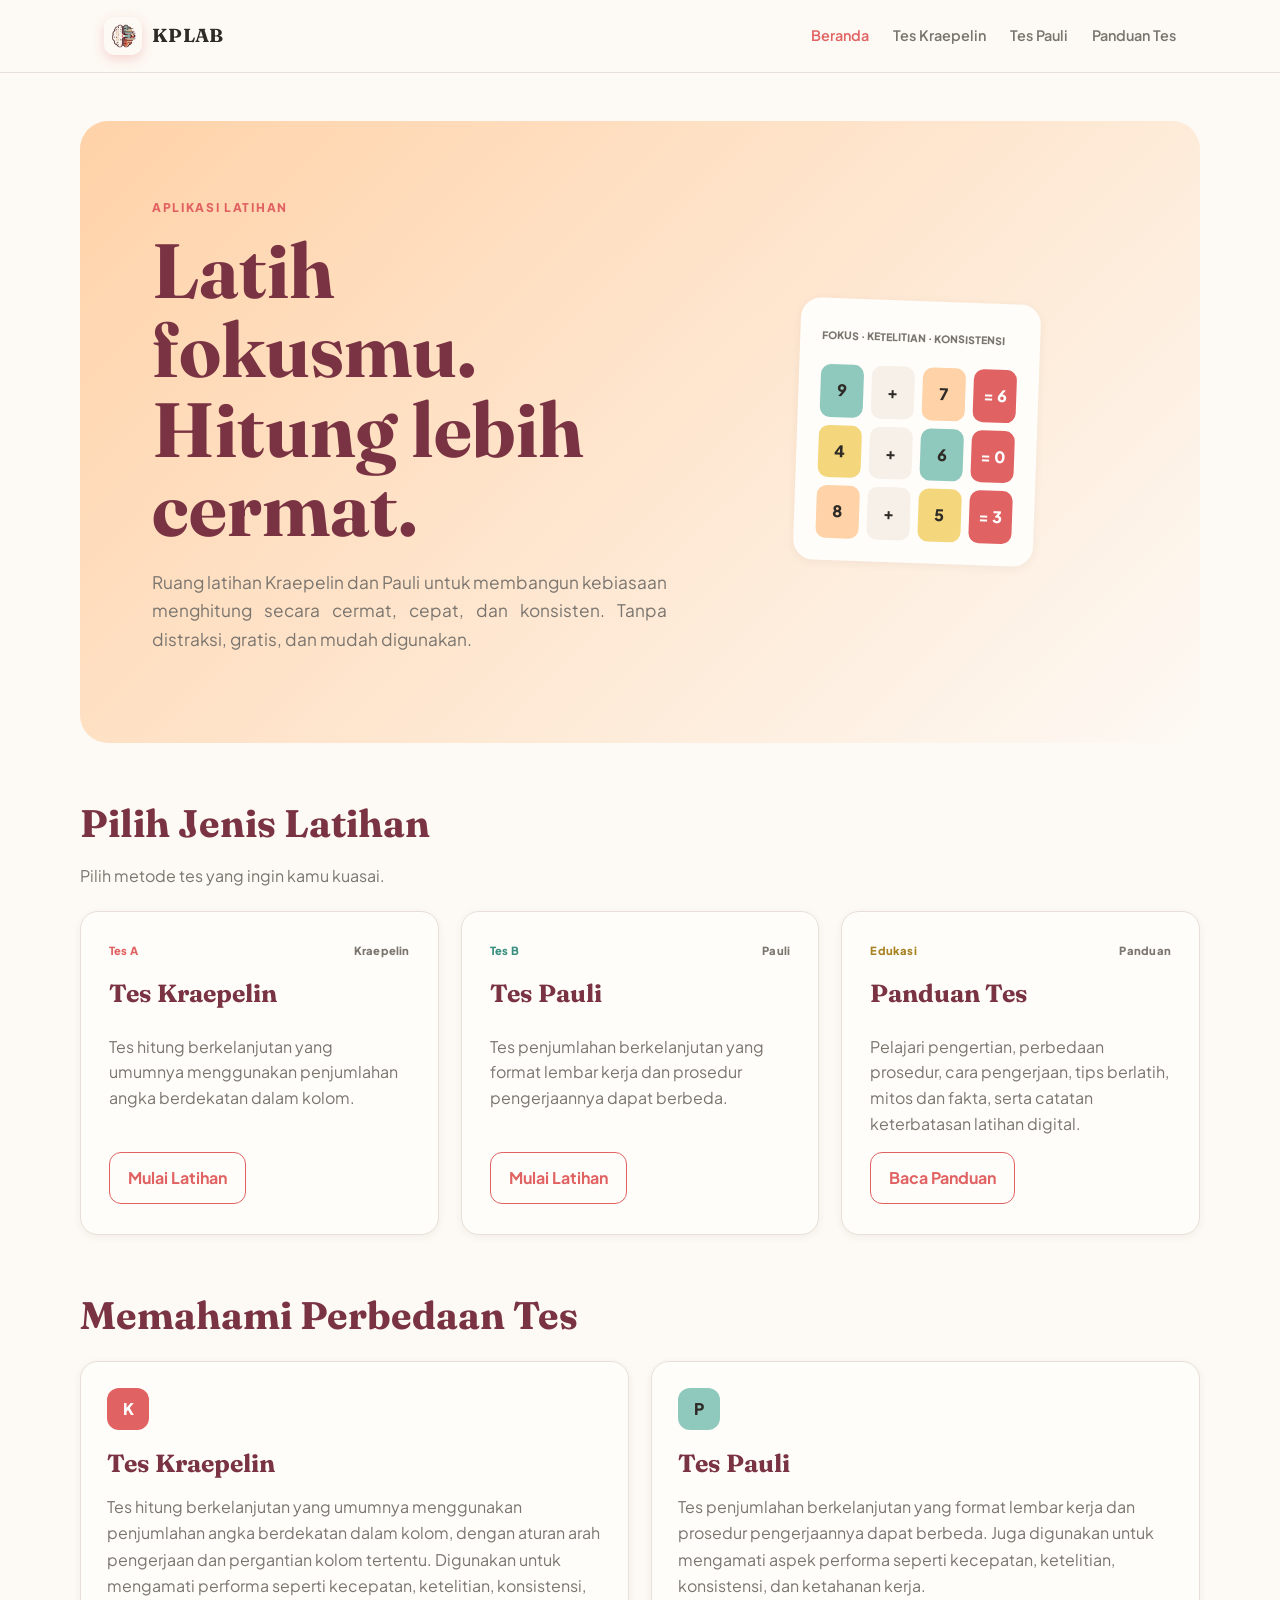
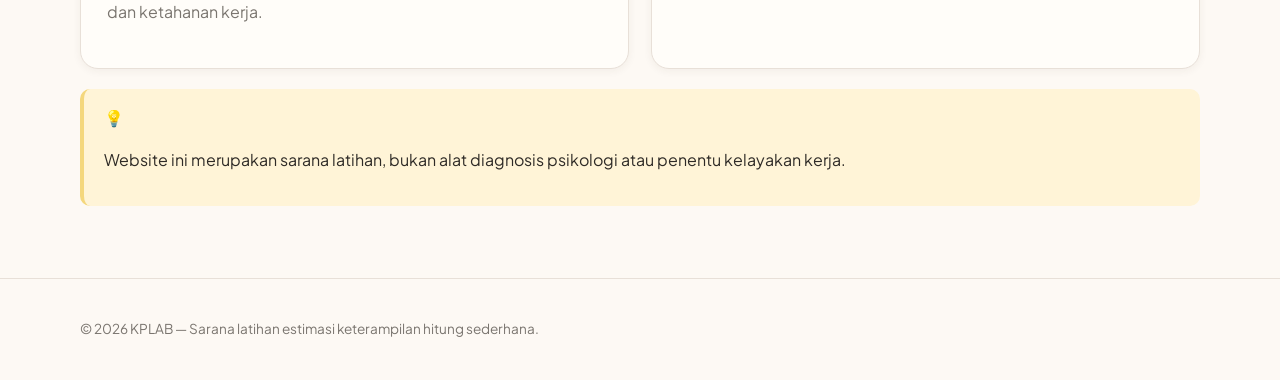
<file: index.html>
<!DOCTYPE html>
<html lang="id">

<head>
    <meta charset="UTF-8">
    <meta name="viewport" content="width=device-width, initial-scale=1.0">
    <title>Latihan Tes Kraepelin &amp; Pauli</title>
    <link rel="icon" type="image/png" href="assets/images/Logo.png">
    <link rel="stylesheet" href="assets/css/style.css">
    <link rel="preconnect" href="https://fonts.googleapis.com">
    <link rel="preconnect" href="https://fonts.gstatic.com" crossorigin>
    <link
        href="https://fonts.googleapis.com/css2?family=Fraunces:opsz,wght@9..144,600;9..144,700&family=Plus+Jakarta+Sans:wght@400;500;600;700;800&family=Inter:wght@400;500;600;700&display=swap"
        rel="stylesheet">
</head>

<body>
    <header class="header">
        <div class="container header-inner">
            <a class="brand" href="index.html">KPLAB</a>
            <nav class="nav">
                <a href="index.html" class="active">Beranda</a>
                <a href="kraepelin.html">Tes Kraepelin</a>
                <a href="pauli.html">Tes Pauli</a>
                <a href="panduan.html">Panduan Tes</a>
            </nav>
        </div>
    </header>

    <main class="container content">
        <section class="hero">
            <div class="hero-content">
                <span class="eyebrow">Aplikasi Latihan</span>
                <h1>Latih fokusmu.<br>Hitung lebih cermat.</h1>
                <p class="lead">Ruang latihan Kraepelin dan Pauli untuk membangun kebiasaan menghitung secara cermat,
                    cepat, dan konsisten. Tanpa distraksi, gratis, dan mudah digunakan.</p>
            </div>
            <div class="hero-visual" aria-hidden="true">
                <div class="visual-card">
                    <div class="visual-header"><span class="visual-badge">FOKUS · KETELITIAN · KONSISTENSI</span></div>
                    <div class="number-grid">
                        <div class="num-cell num-mint">9</div>
                        <div class="num-cell num-surface">+</div>
                        <div class="num-cell num-peach">7</div>
                        <div class="num-cell num-coral">= 6</div>
                        <div class="num-cell num-yellow">4</div>
                        <div class="num-cell num-surface">+</div>
                        <div class="num-cell num-mint">6</div>
                        <div class="num-cell num-coral">= 0</div>
                        <div class="num-cell num-peach">8</div>
                        <div class="num-cell num-surface">+</div>
                        <div class="num-cell num-yellow">5</div>
                        <div class="num-cell num-coral">= 3</div>
                    </div>
                </div>
            </div>
        </section>

        <section class="test-selection">
            <div class="section-head">
                <h2>Pilih Jenis Latihan</h2>
                <p>Pilih metode tes yang ingin kamu kuasai.</p>
            </div>
            <div class="test-cards">
                <div class="card">
                    <div class="card-head">
                        <span class="card-tag tag-coral">Tes A</span>
                        <span class="card-badge">Kraepelin</span>
                    </div>
                    <h3>Tes Kraepelin</h3>
                    <p>Tes hitung berkelanjutan yang umumnya menggunakan penjumlahan angka berdekatan dalam kolom.</p>
                    <div class="card-actions"><button type="button" class="btn btn-outline"
                            data-goto="kraepelin.html">Mulai Latihan</button></div>
                </div>
                <div class="card">
                    <div class="card-head">
                        <span class="card-tag tag-mint">Tes B</span>
                        <span class="card-badge">Pauli</span>
                    </div>
                    <h3>Tes Pauli</h3>
                    <p>Tes penjumlahan berkelanjutan yang format lembar kerja dan prosedur pengerjaannya dapat berbeda.
                    </p>
                    <div class="card-actions"><button type="button" class="btn btn-outline" data-goto="pauli.html">Mulai
                            Latihan</button></div>
                </div>
                <div class="card">
                    <div class="card-head">
                        <span class="card-tag tag-yellow">Edukasi</span>
                        <span class="card-badge">Panduan</span>
                    </div>
                    <h3>Panduan Tes</h3>
                    <p>Pelajari pengertian, perbedaan prosedur, cara pengerjaan, tips berlatih, mitos dan fakta, serta
                        catatan keterbatasan latihan digital.</p>
                    <div class="card-actions"><button type="button" class="btn btn-outline"
                            data-goto="panduan.html">Baca Panduan</button></div>
                </div>
            </div>
        </section>

        <section class="def" id="pilih-latihan">
            <div class="section-head">
                <h2>Memahami Perbedaan Tes</h2>
            </div>
            <div class="def-grid">
                <div class="def-item">
                    <div class="def-icon icon-coral">K</div>
                    <h4>Tes Kraepelin</h4>
                    <p>Tes hitung berkelanjutan yang umumnya menggunakan penjumlahan angka berdekatan dalam kolom,
                        dengan aturan arah pengerjaan dan pergantian kolom tertentu. Digunakan untuk mengamati performa
                        seperti kecepatan, ketelitian, konsistensi, dan ketahanan kerja.</p>
                </div>
                <div class="def-item">
                    <div class="def-icon icon-mint">P</div>
                    <h4>Tes Pauli</h4>
                    <p>Tes penjumlahan berkelanjutan yang format lembar kerja dan prosedur pengerjaannya dapat berbeda.
                        Juga digunakan untuk mengamati aspek performa seperti kecepatan, ketelitian, konsistensi, dan
                        ketahanan kerja.</p>

                </div>
            </div>
            <div class="disclaimer-box">
                <div class="disclaimer-icon">💡</div>
                <p class="disclaimer">Website ini merupakan sarana latihan, bukan alat diagnosis psikologi atau penentu
                    kelayakan kerja.</p>
            </div>
        </section>
    </main>

    <footer class="footer">
        <div class="container">
            <p>© 2026 KPLAB — Sarana latihan estimasi keterampilan hitung sederhana.</p>
        </div>
    </footer>

    <script src="assets/js/test-engine.js"></script>
    <script src="assets/js/results.js"></script>
    <script src="assets/js/main.js"></script>
</body>

</html>
</file>
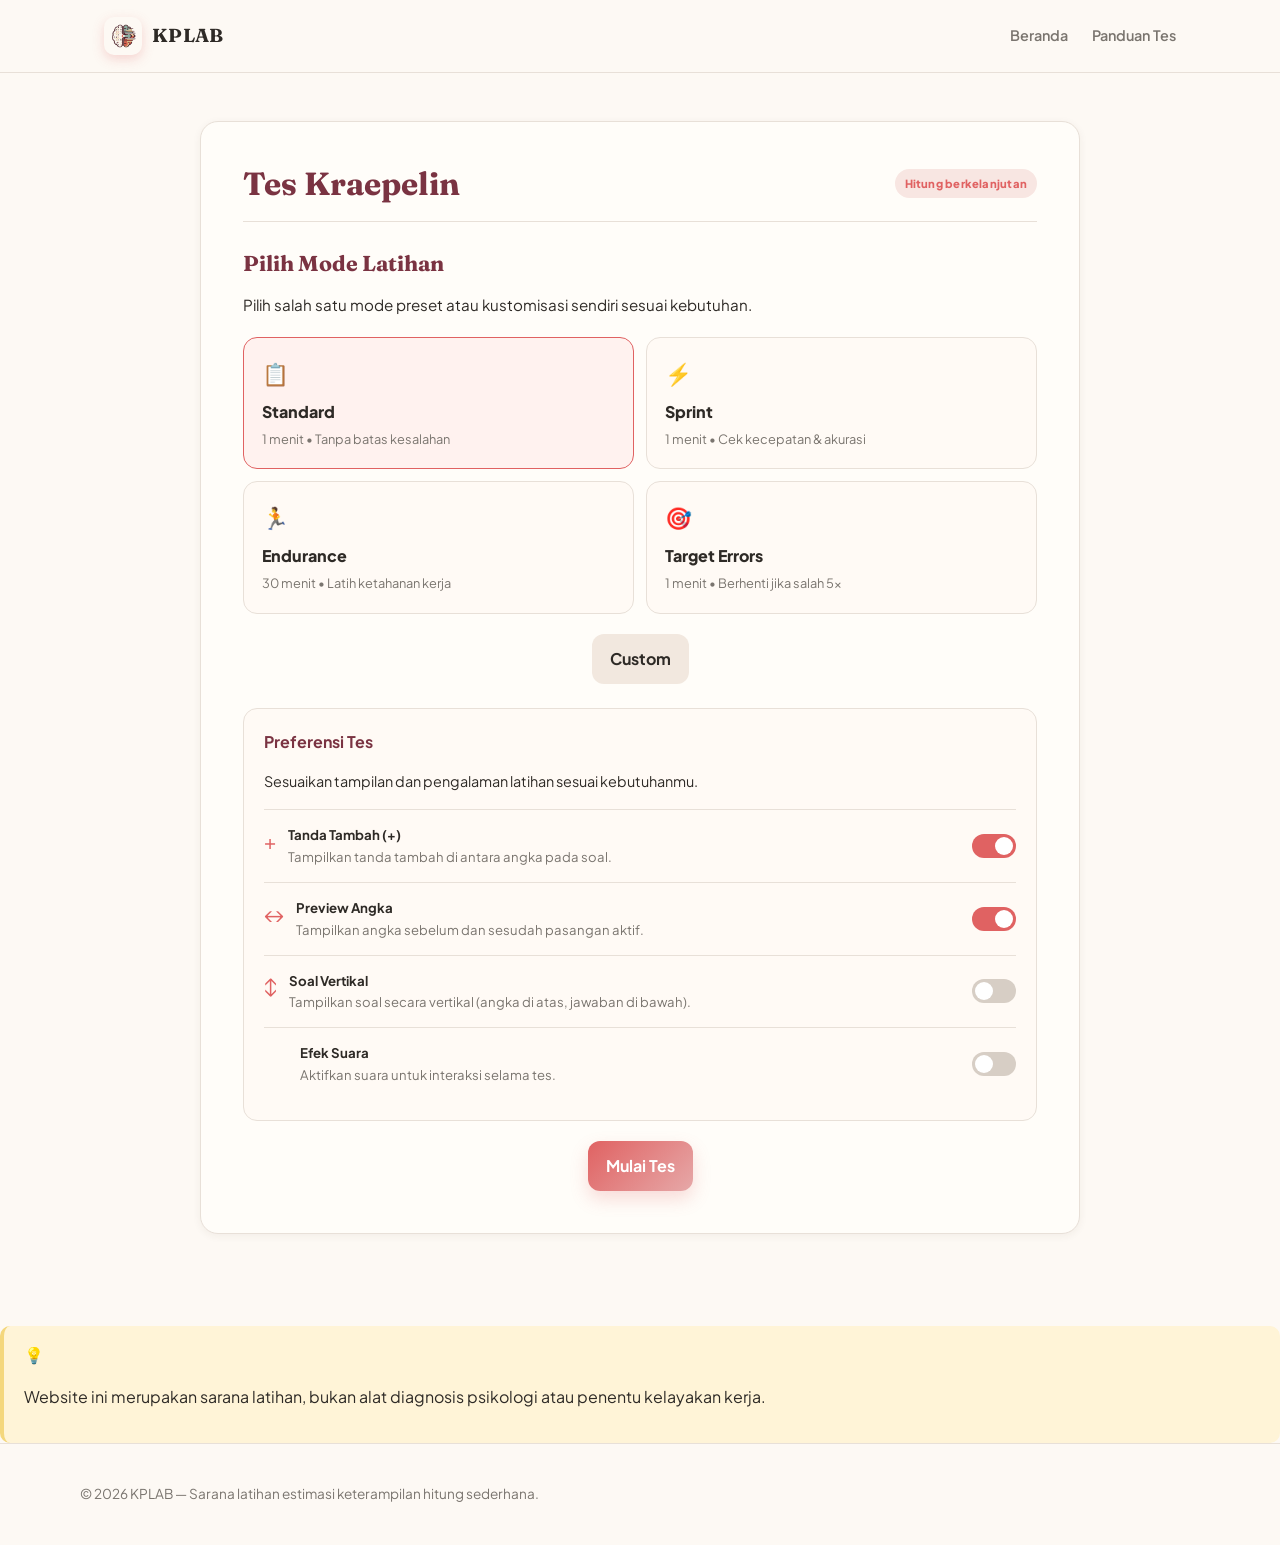
<file: kraepelin.html>
<!DOCTYPE html>
<html lang="id">

<head>
    <meta charset="UTF-8">
    <meta name="viewport" content="width=device-width, initial-scale=1.0">
    <title>Tes Kraepelin — KPLAB</title>
    <link rel="icon" type="image/png" href="assets/images/Logo.png">
    <link rel="stylesheet" href="assets/css/style.css">
    <link rel="preconnect" href="https://fonts.googleapis.com">
    <link rel="preconnect" href="https://fonts.gstatic.com" crossorigin>
    <link
        href="https://fonts.googleapis.com/css2?family=Fraunces:opsz,wght@9..144,600;9..144,700&family=Plus+Jakarta+Sans:wght@400;500;600;700;800&family=Inter:wght@400;500;600;700&display=swap"
        rel="stylesheet">
</head>

<body>
    <header class="header">
        <div class="container header-inner">
            <a class="brand" href="index.html">KPLAB</a>
            <nav class="nav">
                <a href="index.html">Beranda</a>
                <a href="panduan.html">Panduan Tes</a>
            </nav>
        </div>
    </header>

    <main class="container content">
        <section class="card-instruction">
            <div class="instr-head">
                <h2>Tes Kraepelin</h2>
                <span class="pill">Hitung berkelanjutan</span>
            </div>
            <div class="instr-body">
                <h3>Pilih Mode Latihan</h3>
                <p style="color:var(--color-text-muted); margin-bottom:20px; font-size:0.95rem;">Pilih salah satu mode
                    preset atau kustomisasi sendiri sesuai kebutuhan.</p>

                <!-- Mode Selection Grid -->
                <div class="mode-grid" id="mode-selection">
                    <button type="button" class="mode-card active" data-mode="standard">
                        <div class="mode-card-icon">📋</div>
                        <div class="mode-card-title">Standard</div>
                        <div class="mode-card-desc">1 menit • Tanpa batas kesalahan</div>
                    </button>
                    <button type="button" class="mode-card" data-mode="sprint">
                        <div class="mode-card-icon">⚡</div>
                        <div class="mode-card-title">Sprint</div>
                        <div class="mode-card-desc">1 menit • Cek kecepatan & akurasi</div>
                    </button>
                    <button type="button" class="mode-card" data-mode="endurance">
                        <div class="mode-card-icon">🏃</div>
                        <div class="mode-card-title">Endurance</div>
                        <div class="mode-card-desc">30 menit • Latih ketahanan kerja</div>
                    </button>
                    <button type="button" class="mode-card" data-mode="target">
                        <div class="mode-card-icon">🎯</div>
                        <div class="mode-card-title">Target Errors</div>
                        <div class="mode-card-desc">1 menit • Berhenti jika salah 5x</div>
                    </button>
                </div>
                <input type="hidden" id="cfg-mode" value="standard" />

                <!-- Custom Mode Toggle -->
                <div class="custom-toggle" style="margin-top:20px; text-align:center;">
                    <button type="button" class="btn btn-secondary" id="toggle-custom">
                        <span id="custom-btn-text">Custom</span>
                    </button>
                </div>

                <!-- Custom Panel (hidden by default) -->
                <div id="custom-panel" class="custom-panel hidden">
                    <div class="custom-panel-header">
                        <h4>Pengaturan Kustom</h4>
                        <button type="button" class="btn-close" id="close-custom">&times;</button>
                    </div>
                    <div class="custom-panel-body">
                        <div class="custom-field">
                            <label class="cfg-label">Waktu Latihan (menit)</label>
                            <input id="custom-time-input" class="cfg-time-custom" type="number" min="1" max="240"
                                placeholder="Misal: 5" />
                        </div>
                        <div class="custom-field">
                            <label class="cfg-label">Batas Salah (0 = tak terbatas)</label>
                            <input id="custom-errors-input" class="cfg-time-custom" type="number" min="0" max="99"
                                placeholder="Misal: 3" />
                        </div>
                        <div class="custom-field">
                            <label class="cfg-label">Metronom BPM (opsional)</label>
                            <input id="custom-bpm-input" class="cfg-time-custom" type="number" min="0" max="300"
                                placeholder="0" />
                        </div>
                    </div>
                </div>

                <!-- Preferensi Tes -->
                <div class="pref-section">
                    <h4>Preferensi Tes</h4>
                    <p style="color:var(--color-text-muted); margin-bottom:16px; font-size:0.9rem;">Sesuaikan tampilan
                        dan pengalaman latihan sesuai kebutuhanmu.</p>

                    <div class="pref-item">
                        <div class="pref-info">
                            <div class="pref-icon" aria-hidden="true">+</div>
                            <div class="pref-text">
                                <h5>Tanda Tambah (+)</h5>
                                <p>Tampilkan tanda tambah di antara angka pada soal.</p>
                            </div>
                        </div>
                        <label class="switch">
                            <input type="checkbox" id="pref-show-plus" checked />
                            <span class="slider"></span>
                        </label>
                    </div>

                    <div class="pref-item">
                        <div class="pref-info">
                            <div class="pref-icon" aria-hidden="true">↔</div>
                            <div class="pref-text">
                                <h5>Preview Angka</h5>
                                <p>Tampilkan angka sebelum dan sesudah pasangan aktif.</p>
                            </div>
                        </div>
                        <label class="switch">
                            <input type="checkbox" id="pref-show-preview" checked />
                            <span class="slider"></span>
                        </label>
                    </div>

                    <div class="pref-item">
                        <div class="pref-info">
                            <div class="pref-icon" aria-hidden="true">↕</div>
                            <div class="pref-text">
                                <h5>Soal Vertikal</h5>
                                <p>Tampilkan soal secara vertikal (angka di atas, jawaban di bawah).</p>
                            </div>
                        </div>
                        <label class="switch">
                            <input type="checkbox" id="pref-vertical" />
                            <span class="slider"></span>
                        </label>
                    </div>

                    <div class="pref-item">
                        <div class="pref-info">
                            <div class="pref-icon" aria-hidden="true"><svg xmlns="http://www.w3.org/2000/svg" width="24"
                                    height="24" viewBox="0 0 24 24" fill="currentColor" style="color:var(--coral);"></svg>
                                    <path
                                        d="M3 9v6h4l5 5V4L7 9H3zm13.5 3a4.5 4.5 0 0 0-2.5-4.03v8.06A4.5 4.5 0 0 0 16.5 12z" />
                                </svg></div>
                            <div class="pref-text">
                                <h5>Efek Suara</h5>
                                <p>Aktifkan suara untuk interaksi selama tes.</p>
                            </div>
                        </div>
                        <label class="switch">
                            <input type="checkbox" id="pref-sound" />
                            <span class="slider"></span>
                        </label>
                    </div>
                </div>

                <div class="instr-actions">
                    <button type="button" class="btn btn-primary" id="start-btn">Mulai Tes</button>
                </div>
            </div>
        </section>
    </main>

        <div class="disclaimer-box">
            <div class="disclaimer-icon">💡</div>
            <p class="disclaimer">Website ini merupakan sarana latihan, bukan alat diagnosis psikologi atau penentu
                kelayakan kerja.</p>
        </div>
    </section>

    <footer class="footer">
        <div class="container">
            <p>© 2026 KPLAB — Sarana latihan estimasi keterampilan hitung sederhana.</p>
        </div>
    </footer>

    <script src="assets/js/test-engine.js"></script>
    <script src="assets/js/audio.js"></script>
    <script src="assets/js/results.js"></script>
    <script>
        window.__TEST_TYPE = 'kraepelin';
    </script>
    <script src="assets/js/main.js"></script>
</body>

</html>
</file>
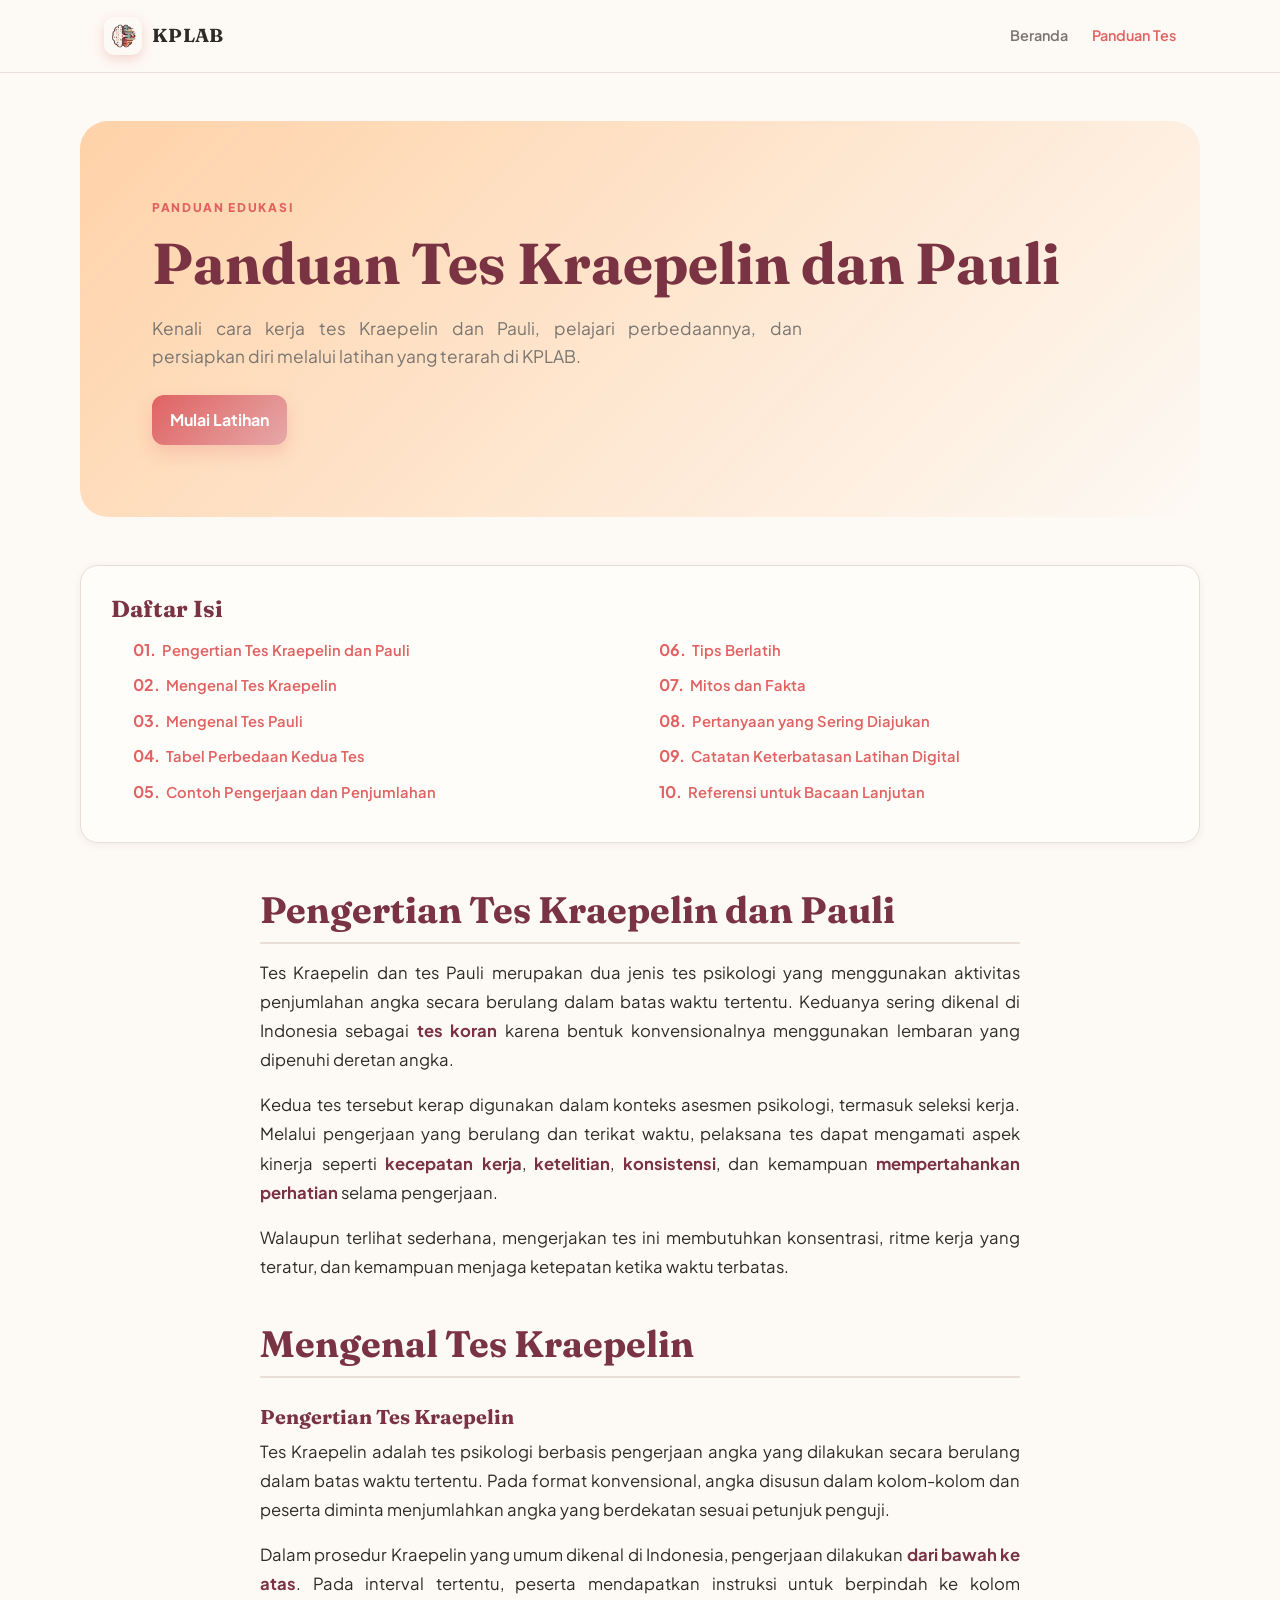
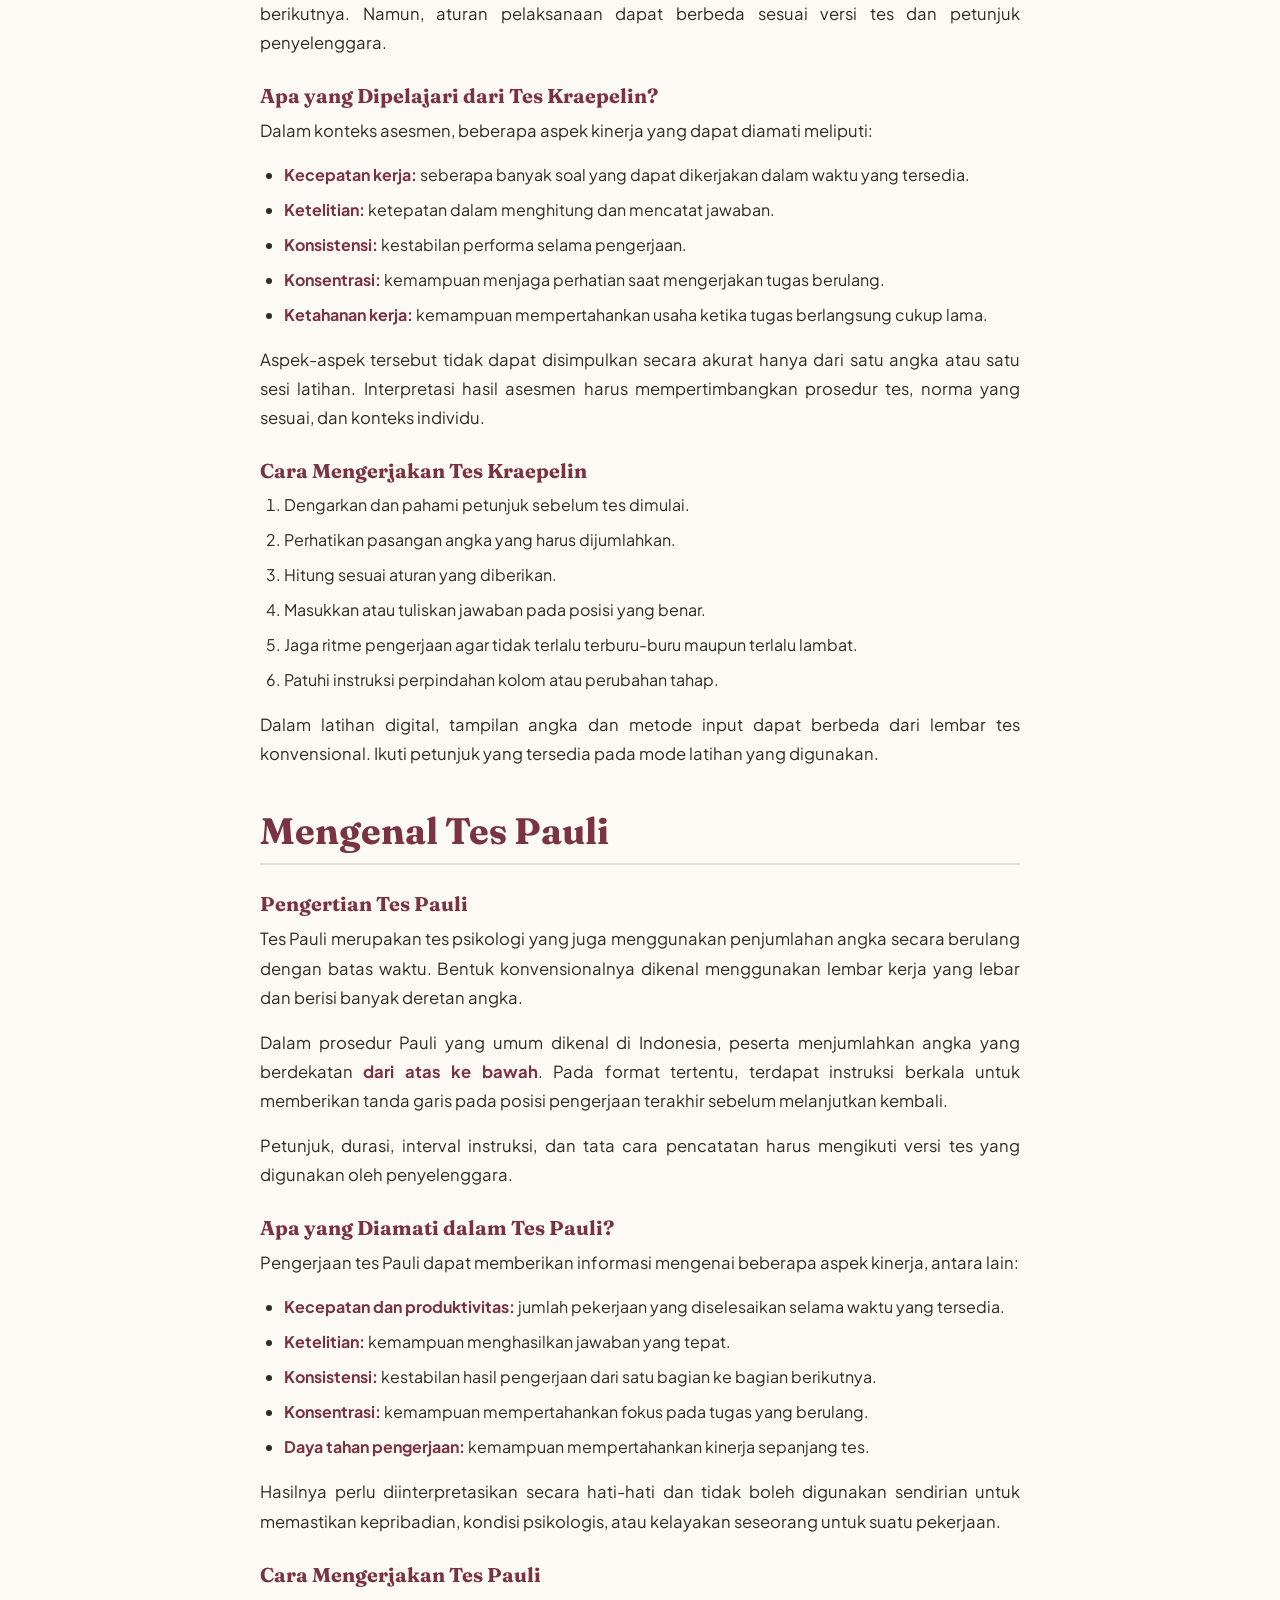
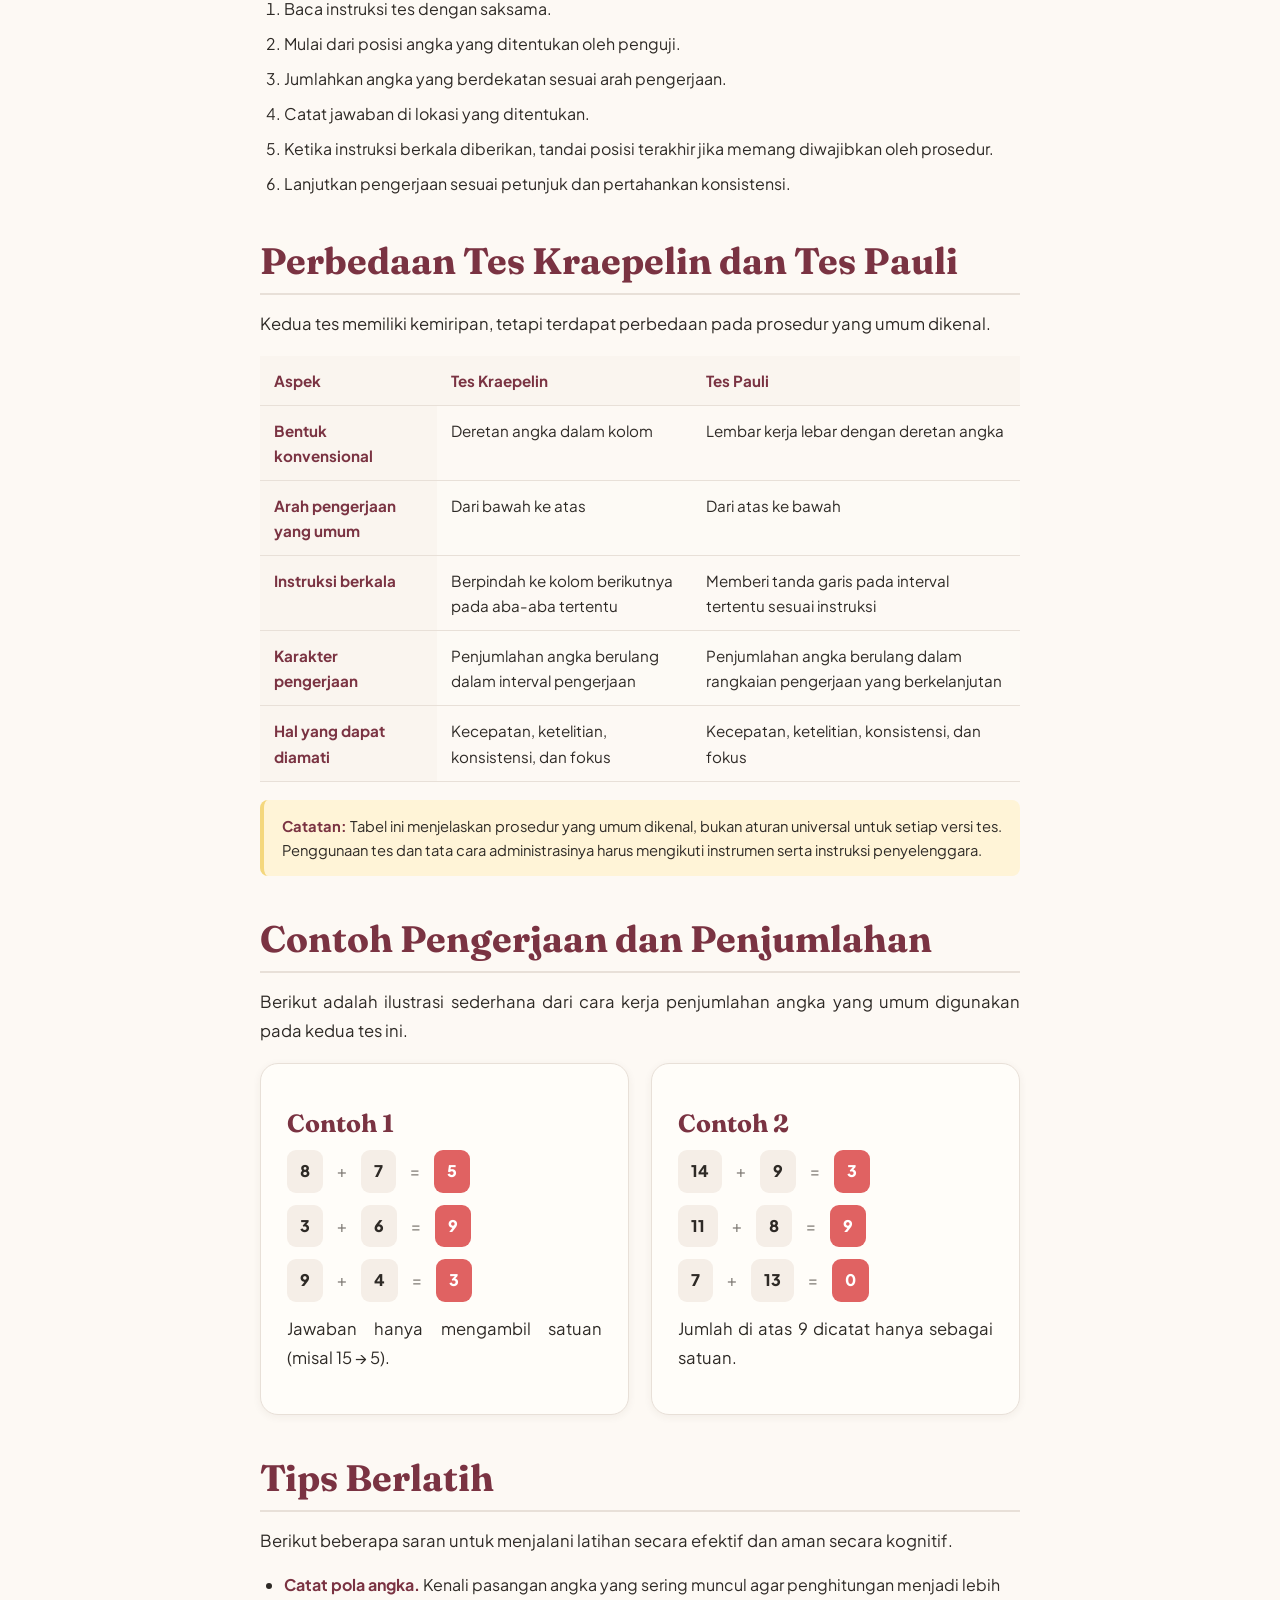
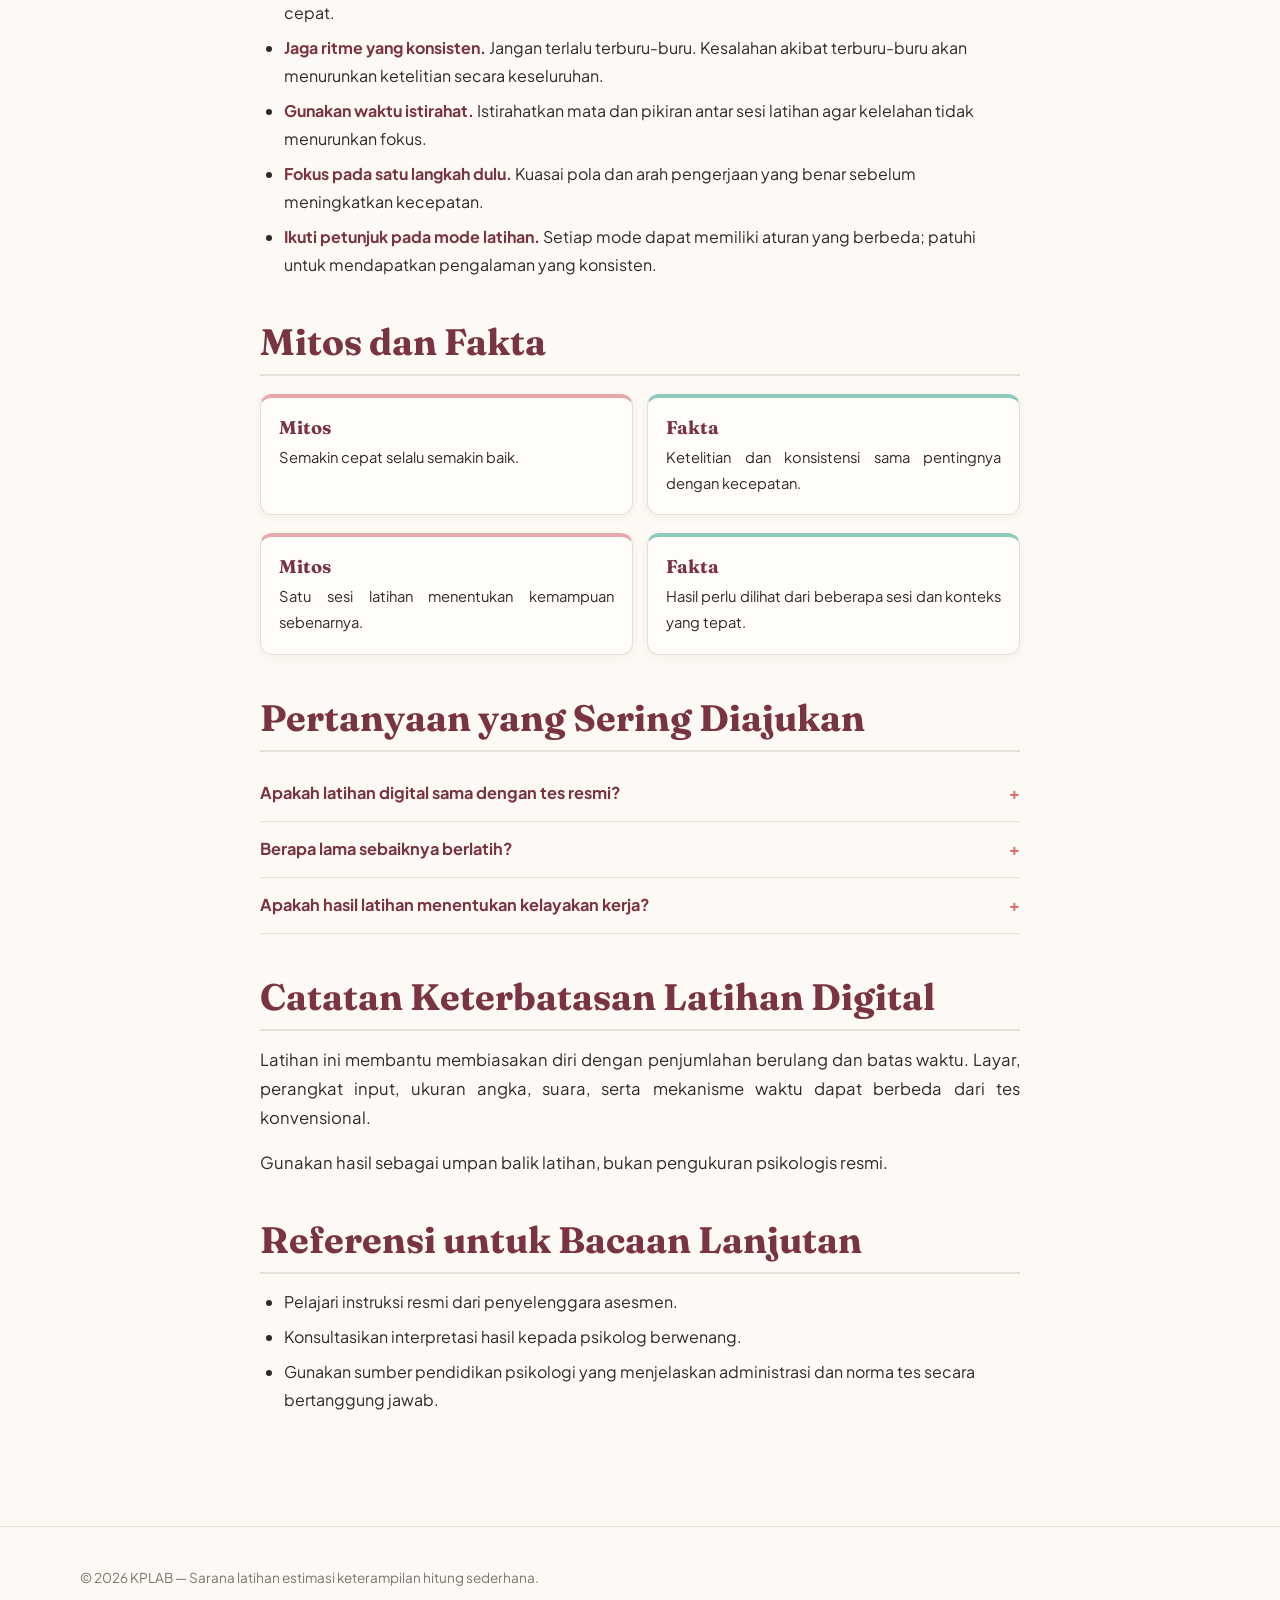
<file: panduan.html>
<!DOCTYPE html>
<html lang="id">

<head>
    <meta charset="UTF-8">
    <meta name="viewport" content="width=device-width, initial-scale=1.0">
    <title>Panduan Tes Kraepelin dan Pauli — KPLAB</title>
    <link rel="icon" type="image/png" href="assets/images/Logo.png">
    <link rel="stylesheet" href="assets/css/style.css">
    <link rel="preconnect" href="https://fonts.googleapis.com">
    <link rel="preconnect" href="https://fonts.gstatic.com" crossorigin>
    <link
        href="https://fonts.googleapis.com/css2?family=Plus+Jakarta+Sans:wght@400;500;600;700;800&family=Inter:wght@400;500;600;700&display=swap"
        rel="stylesheet">
</head>

<body>
    <header class="header">
        <div class="container header-inner">
            <a class="brand" href="index.html">KPLAB</a>
            <nav class="nav">
                <a href="index.html">Beranda</a>
                <a href="panduan.html" class="active">Panduan Tes</a>
            </nav>
        </div>
    </header>

    <main class="container content">

        <section class="guide-hero" id="beranda-panduan">
            <span class="eyebrow">Panduan Edukasi</span>
            <h1>Panduan Tes Kraepelin dan Pauli</h1>
            <p class="lead">Kenali cara kerja tes Kraepelin dan Pauli, pelajari perbedaannya, dan persiapkan diri
                melalui latihan yang terarah di KPLAB.</p>
            <div class="hero-actions">
                <a class="btn btn-primary" href="kraepelin.html">Mulai Latihan</a>
            </div>
        </section>

        <section class="guide-toc" id="daftar-isi" aria-labelledby="toc-heading">
            <h2 id="toc-heading">Daftar Isi</h2>
            <ol class="toc-list">
                <li><a href="#pengertian">Pengertian Tes Kraepelin dan Pauli</a></li>
                <li><a href="#tes-kraepelin">Mengenal Tes Kraepelin</a></li>
                <li><a href="#tes-pauli">Mengenal Tes Pauli</a></li>
                <li><a href="#perbedaan">Tabel Perbedaan Kedua Tes</a></li>
                <li><a href="#contoh-pengerjaan">Contoh Pengerjaan dan Penjumlahan</a></li>
                <li><a href="#tips">Tips Berlatih</a></li>
                <li><a href="#mitos-fakta">Mitos dan Fakta</a></li>
                <li><a href="#faq">Pertanyaan yang Sering Diajukan</a></li>
                <li><a href="#keterbatasan">Catatan Keterbatasan Latihan Digital</a></li>
                <li><a href="#referensi">Referensi untuk Bacaan Lanjutan</a></li>
            </ol>
        </section>
        <div class="guide-article">
            <section class="guide-section" id="pengertian" aria-labelledby="pengertian-heading">
                <h2 id="pengertian-heading">Pengertian Tes Kraepelin dan Pauli</h2>
                <p>Tes Kraepelin dan tes Pauli merupakan dua jenis tes psikologi yang menggunakan aktivitas penjumlahan
                    angka secara berulang dalam batas waktu tertentu. Keduanya sering dikenal di Indonesia sebagai
                    <strong>tes koran</strong> karena bentuk konvensionalnya menggunakan lembaran yang dipenuhi deretan
                    angka.</p>
                <p>Kedua tes tersebut kerap digunakan dalam konteks asesmen psikologi, termasuk seleksi kerja. Melalui
                    pengerjaan yang berulang dan terikat waktu, pelaksana tes dapat mengamati aspek kinerja seperti
                    <strong>kecepatan kerja</strong>, <strong>ketelitian</strong>, <strong>konsistensi</strong>, dan
                    kemampuan <strong>mempertahankan perhatian</strong> selama pengerjaan.</p>
                <p>Walaupun terlihat sederhana, mengerjakan tes ini membutuhkan konsentrasi, ritme kerja yang teratur,
                    dan kemampuan menjaga ketepatan ketika waktu terbatas.</p>
            </section>

            <section class="guide-section" id="tes-kraepelin" aria-labelledby="tes-kraepelin-heading">
                <h2 id="tes-kraepelin-heading">Mengenal Tes Kraepelin</h2>
                <h3>Pengertian Tes Kraepelin</h3>
                <p>Tes Kraepelin adalah tes psikologi berbasis pengerjaan angka yang dilakukan secara berulang dalam
                    batas waktu tertentu. Pada format konvensional, angka disusun dalam kolom-kolom dan peserta diminta
                    menjumlahkan angka yang berdekatan sesuai petunjuk penguji.</p>
                <p>Dalam prosedur Kraepelin yang umum dikenal di Indonesia, pengerjaan dilakukan <strong>dari bawah ke
                        atas</strong>. Pada interval tertentu, peserta mendapatkan instruksi untuk berpindah ke kolom
                    berikutnya. Namun, aturan pelaksanaan dapat berbeda sesuai versi tes dan petunjuk penyelenggara.</p>
                <h3>Apa yang Dipelajari dari Tes Kraepelin?</h3>
                <p>Dalam konteks asesmen, beberapa aspek kinerja yang dapat diamati meliputi:</p>
                <ul>
                    <li><strong>Kecepatan kerja:</strong> seberapa banyak soal yang dapat dikerjakan dalam waktu yang
                        tersedia.</li>
                    <li><strong>Ketelitian:</strong> ketepatan dalam menghitung dan mencatat jawaban.</li>
                    <li><strong>Konsistensi:</strong> kestabilan performa selama pengerjaan.</li>
                    <li><strong>Konsentrasi:</strong> kemampuan menjaga perhatian saat mengerjakan tugas berulang.</li>
                    <li><strong>Ketahanan kerja:</strong> kemampuan mempertahankan usaha ketika tugas berlangsung cukup
                        lama.</li>
                </ul>
                <p>Aspek-aspek tersebut tidak dapat disimpulkan secara akurat hanya dari satu angka atau satu sesi
                    latihan. Interpretasi hasil asesmen harus mempertimbangkan prosedur tes, norma yang sesuai, dan
                    konteks individu.</p>
                <h3>Cara Mengerjakan Tes Kraepelin</h3>
                <ol>
                    <li>Dengarkan dan pahami petunjuk sebelum tes dimulai.</li>
                    <li>Perhatikan pasangan angka yang harus dijumlahkan.</li>
                    <li>Hitung sesuai aturan yang diberikan.</li>
                    <li>Masukkan atau tuliskan jawaban pada posisi yang benar.</li>
                    <li>Jaga ritme pengerjaan agar tidak terlalu terburu-buru maupun terlalu lambat.</li>
                    <li>Patuhi instruksi perpindahan kolom atau perubahan tahap.</li>
                </ol>
                <p>Dalam latihan digital, tampilan angka dan metode input dapat berbeda dari lembar tes konvensional.
                    Ikuti petunjuk yang tersedia pada mode latihan yang digunakan.</p>
            </section>
            <section class="guide-section" id="tes-pauli" aria-labelledby="tes-pauli-heading">
                <h2 id="tes-pauli-heading">Mengenal Tes Pauli</h2>
                <h3>Pengertian Tes Pauli</h3>
                <p>Tes Pauli merupakan tes psikologi yang juga menggunakan penjumlahan angka secara berulang dengan
                    batas waktu. Bentuk konvensionalnya dikenal menggunakan lembar kerja yang lebar dan berisi banyak
                    deretan angka.</p>
                <p>Dalam prosedur Pauli yang umum dikenal di Indonesia, peserta menjumlahkan angka yang berdekatan
                    <strong>dari atas ke bawah</strong>. Pada format tertentu, terdapat instruksi berkala untuk
                    memberikan tanda garis pada posisi pengerjaan terakhir sebelum melanjutkan kembali.</p>
                <p>Petunjuk, durasi, interval instruksi, dan tata cara pencatatan harus mengikuti versi tes yang
                    digunakan oleh penyelenggara.</p>
                <h3>Apa yang Diamati dalam Tes Pauli?</h3>
                <p>Pengerjaan tes Pauli dapat memberikan informasi mengenai beberapa aspek kinerja, antara lain:</p>
                <ul>
                    <li><strong>Kecepatan dan produktivitas:</strong> jumlah pekerjaan yang diselesaikan selama waktu
                        yang tersedia.</li>
                    <li><strong>Ketelitian:</strong> kemampuan menghasilkan jawaban yang tepat.</li>
                    <li><strong>Konsistensi:</strong> kestabilan hasil pengerjaan dari satu bagian ke bagian berikutnya.
                    </li>
                    <li><strong>Konsentrasi:</strong> kemampuan mempertahankan fokus pada tugas yang berulang.</li>
                    <li><strong>Daya tahan pengerjaan:</strong> kemampuan mempertahankan kinerja sepanjang tes.</li>
                </ul>
                <p>Hasilnya perlu diinterpretasikan secara hati-hati dan tidak boleh digunakan sendirian untuk
                    memastikan kepribadian, kondisi psikologis, atau kelayakan seseorang untuk suatu pekerjaan.</p>
                <h3>Cara Mengerjakan Tes Pauli</h3>
                <ol>
                    <li>Baca instruksi tes dengan saksama.</li>
                    <li>Mulai dari posisi angka yang ditentukan oleh penguji.</li>
                    <li>Jumlahkan angka yang berdekatan sesuai arah pengerjaan.</li>
                    <li>Catat jawaban di lokasi yang ditentukan.</li>
                    <li>Ketika instruksi berkala diberikan, tandai posisi terakhir jika memang diwajibkan oleh prosedur.
                    </li>
                    <li>Lanjutkan pengerjaan sesuai petunjuk dan pertahankan konsistensi.</li>
                </ol>
            </section>
            <section class="guide-section" id="perbedaan" aria-labelledby="perbedaan-heading">
                <h2 id="perbedaan-heading">Perbedaan Tes Kraepelin dan Tes Pauli</h2>
                <p>Kedua tes memiliki kemiripan, tetapi terdapat perbedaan pada prosedur yang umum dikenal.</p>
                <div class="table-wrapper" role="table" tabindex="0"
                    aria-label="Tabel perbandingan tes Kraepelin dan tes Pauli">
                    <table class="guide-table">
                        <caption class="visually-hidden">Perbandingan prosedur umum tes Kraepelin dan tes Pauli
                        </caption>
                        <thead>
                            <tr>
                                <th scope="col">Aspek</th>
                                <th scope="col">Tes Kraepelin</th>
                                <th scope="col">Tes Pauli</th>
                            </tr>
                        </thead>
                        <tbody>
                            <tr>
                                <th scope="row">Bentuk konvensional</th>
                                <td>Deretan angka dalam kolom</td>
                                <td>Lembar kerja lebar dengan deretan angka</td>
                            </tr>
                            <tr>
                                <th scope="row">Arah pengerjaan yang umum</th>
                                <td>Dari bawah ke atas</td>
                                <td>Dari atas ke bawah</td>
                            </tr>
                            <tr>
                                <th scope="row">Instruksi berkala</th>
                                <td>Berpindah ke kolom berikutnya pada aba-aba tertentu</td>
                                <td>Memberi tanda garis pada interval tertentu sesuai instruksi</td>
                            </tr>
                            <tr>
                                <th scope="row">Karakter pengerjaan</th>
                                <td>Penjumlahan angka berulang dalam interval pengerjaan</td>
                                <td>Penjumlahan angka berulang dalam rangkaian pengerjaan yang berkelanjutan</td>
                            </tr>
                            <tr>
                                <th scope="row">Hal yang dapat diamati</th>
                                <td>Kecepatan, ketelitian, konsistensi, dan fokus</td>
                                <td>Kecepatan, ketelitian, konsistensi, dan fokus</td>
                            </tr>
                        </tbody>
                    </table>
                </div>
                <div class="guide-note"><strong>Catatan:</strong> Tabel ini menjelaskan prosedur yang umum dikenal,
                    bukan aturan universal untuk setiap versi tes. Penggunaan tes dan tata cara administrasinya harus
                    mengikuti instrumen serta instruksi penyelenggara.</div>
            </section>
            <section class="guide-section" id="contoh-pengerjaan" aria-labelledby="contoh-pengerjaan-heading">
                <h2 id="contoh-pengerjaan-heading">Contoh Pengerjaan dan Penjumlahan</h2>
                <p>Berikut adalah ilustrasi sederhana dari cara kerja penjumlahan angka yang umum digunakan pada kedua
                    tes ini.</p>
                <div class="example-grid">
                    <div class="example-card">
                        <h3>Contoh 1</h3>
                        <div class="num-row"><span class="num">8</span><span class="num-op">+</span><span
                                class="num">7</span><span class="num-eq">=</span><span class="num-result">5</span></div>
                        <div class="num-row"><span class="num">3</span><span class="num-op">+</span><span
                                class="num">6</span><span class="num-eq">=</span><span class="num-result">9</span></div>
                        <div class="num-row"><span class="num">9</span><span class="num-op">+</span><span
                                class="num">4</span><span class="num-eq">=</span><span class="num-result">3</span></div>
                        <p class="example-caption">Jawaban hanya mengambil satuan (misal 15 → 5).</p>
                    </div>
                    <div class="example-card">
                        <h3>Contoh 2</h3>
                        <div class="num-row"><span class="num">14</span><span class="num-op">+</span><span
                                class="num">9</span><span class="num-eq">=</span><span class="num-result">3</span></div>
                        <div class="num-row"><span class="num">11</span><span class="num-op">+</span><span
                                class="num">8</span><span class="num-eq">=</span><span class="num-result">9</span></div>
                        <div class="num-row"><span class="num">7</span><span class="num-op">+</span><span
                                class="num">13</span><span class="num-eq">=</span><span class="num-result">0</span>
                        </div>
                        <p class="example-caption">Jumlah di atas 9 dicatat hanya sebagai satuan.</p>
                    </div>
                </div>
            </section>
            <section class="guide-section" id="tips" aria-labelledby="tips-heading">
                <h2 id="tips-heading">Tips Berlatih</h2>
                <p>Berikut beberapa saran untuk menjalani latihan secara efektif dan aman secara kognitif.</p>
                <ul class="tips-list">
                    <li><strong>Catat pola angka.</strong> Kenali pasangan angka yang sering muncul agar penghitungan
                        menjadi lebih cepat.</li>
                    <li><strong>Jaga ritme yang konsisten.</strong> Jangan terlalu terburu-buru. Kesalahan akibat
                        terburu-buru akan menurunkan ketelitian secara keseluruhan.</li>
                    <li><strong>Gunakan waktu istirahat.</strong> Istirahatkan mata dan pikiran antar sesi latihan agar
                        kelelahan tidak menurunkan fokus.</li>
                    <li><strong>Fokus pada satu langkah dulu.</strong> Kuasai pola dan arah pengerjaan yang benar
                        sebelum meningkatkan kecepatan.</li>
                    <li><strong>Ikuti petunjuk pada mode latihan.</strong> Setiap mode dapat memiliki aturan yang
                        berbeda; patuhi untuk mendapatkan pengalaman yang konsisten.</li>
                </ul>
            </section>
            <section class="guide-section" id="mitos-fakta" aria-labelledby="mitos-fakta-heading">
                <h2 id="mitos-fakta-heading">Mitos dan Fakta</h2>
                <div class="mitos-grid">
                    <div class="mitos-card">
                        <h3>Mitos</h3>
                        <p>Semakin cepat selalu semakin baik.</p>
                    </div>
                    <div class="mitos-card">
                        <h3>Fakta</h3>
                        <p>Ketelitian dan konsistensi sama pentingnya dengan kecepatan.</p>
                    </div>
                </div>
                <div class="mitos-grid">
                    <div class="mitos-card">
                        <h3>Mitos</h3>
                        <p>Satu sesi latihan menentukan kemampuan sebenarnya.</p>
                    </div>
                    <div class="mitos-card">
                        <h3>Fakta</h3>
                        <p>Hasil perlu dilihat dari beberapa sesi dan konteks yang tepat.</p>
                    </div>
                </div>
            </section>
            <section class="guide-section" id="faq" aria-labelledby="faq-heading">
                <h2 id="faq-heading">Pertanyaan yang Sering Diajukan</h2>
                <details class="faq-item">
                    <summary class="faq-question">Apakah latihan digital sama dengan tes resmi?</summary>
                    <p class="faq-answer">Tidak selalu. Format, durasi, instruksi, dan norma dapat berbeda sesuai
                        penyelenggara.</p>
                </details>
                <details class="faq-item">
                    <summary class="faq-question">Berapa lama sebaiknya berlatih?</summary>
                    <p class="faq-answer">Gunakan sesi singkat dan teratur. Berhenti jika mulai lelah agar ketelitian
                        tetap terjaga.</p>
                </details>
                <details class="faq-item">
                    <summary class="faq-question">Apakah hasil latihan menentukan kelayakan kerja?</summary>
                    <p class="faq-answer">Tidak. Hasil aplikasi ini bukan diagnosis atau keputusan kelayakan kerja.</p>
                </details>
            </section>
            <section class="guide-section" id="keterbatasan" aria-labelledby="keterbatasan-heading">
                <h2 id="keterbatasan-heading">Catatan Keterbatasan Latihan Digital</h2>
                <p>Latihan ini membantu membiasakan diri dengan penjumlahan berulang dan batas waktu. Layar, perangkat
                    input, ukuran angka, suara, serta mekanisme waktu dapat berbeda dari tes konvensional.</p>
                <p>Gunakan hasil sebagai umpan balik latihan, bukan pengukuran psikologis resmi.</p>
            </section>
            <section class="guide-section" id="referensi" aria-labelledby="referensi-heading">
                <h2 id="referensi-heading">Referensi untuk Bacaan Lanjutan</h2>
                <ul>
                    <li>Pelajari instruksi resmi dari penyelenggara asesmen.</li>
                    <li>Konsultasikan interpretasi hasil kepada psikolog berwenang.</li>
                    <li>Gunakan sumber pendidikan psikologi yang menjelaskan administrasi dan norma tes secara
                        bertanggung jawab.</li>
                </ul>
            </section>
        </div>
    </main>
    <footer class="footer">
        <div class="container">
            <p>© 2026 KPLAB — Sarana latihan estimasi keterampilan hitung sederhana.</p>
        </div>
    </footer>
    <script src="assets/js/main.js"></script>
</body>

</html>
</file>
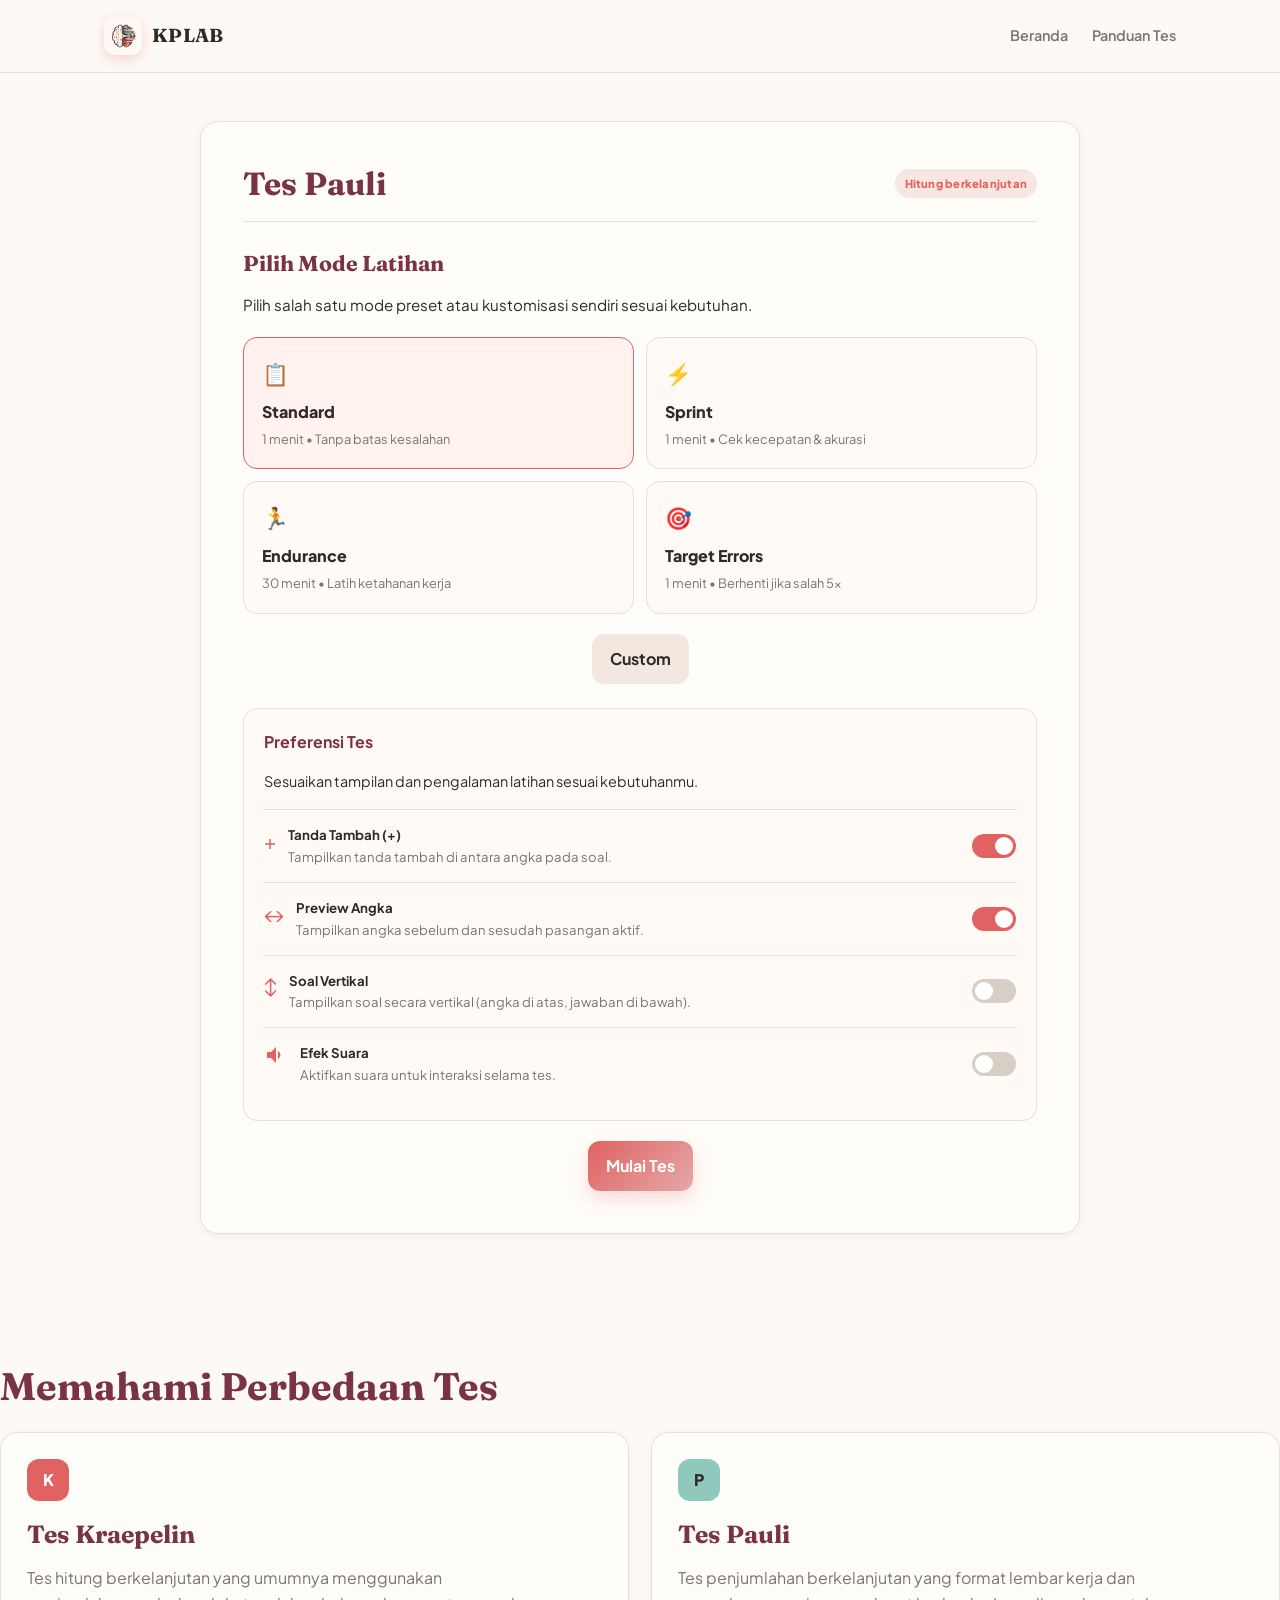
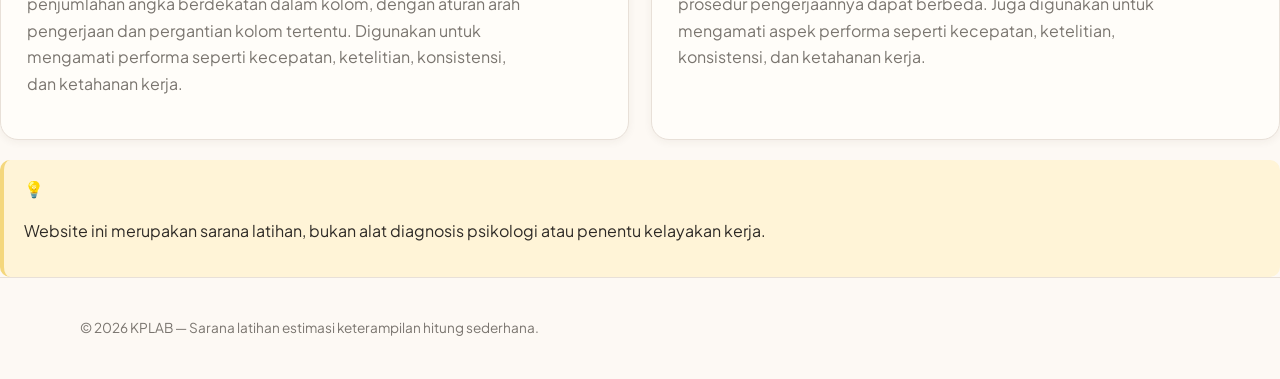
<file: pauli.html>
<!DOCTYPE html>
<html lang="id">

<head>
    <meta charset="UTF-8">
    <meta name="viewport" content="width=device-width, initial-scale=1.0">
    <title>Tes Pauli — KPLAB</title>
    <link rel="icon" type="image/png" href="assets/images/Logo.png">
    <link rel="stylesheet" href="assets/css/style.css">
    <link rel="preconnect" href="https://fonts.googleapis.com">
    <link rel="preconnect" href="https://fonts.gstatic.com" crossorigin>
    <link
        href="https://fonts.googleapis.com/css2?family=Fraunces:opsz,wght@9..144,600;9..144,700&family=Plus+Jakarta+Sans:wght@400;500;600;700;800&family=Inter:wght@400;500;600;700&display=swap"
        rel="stylesheet">
</head>

<body>
    <header class="header">
        <div class="container header-inner">
            <a class="brand" href="index.html">KPLAB</a>
            <nav class="nav">
                <a href="index.html">Beranda</a>
                <a href="panduan.html">Panduan Tes</a>
            </nav>
        </div>
    </header>

    <main class="container content">
        <section class="card-instruction">
            <div class="instr-head">
                <h2>Tes Pauli</h2>
                <span class="pill">Hitung berkelanjutan</span>
            </div>
            <div class="instr-body">
                <h3>Pilih Mode Latihan</h3>
                <p style="color:var(--color-text-muted); margin-bottom:20px; font-size:0.95rem;">Pilih salah satu mode
                    preset atau kustomisasi sendiri sesuai kebutuhan.</p>

                <!-- Mode Selection Grid -->
                <div class="mode-grid" id="mode-selection">
                    <button type="button" class="mode-card active" data-mode="standard">
                        <div class="mode-card-icon">📋</div>
                        <div class="mode-card-title">Standard</div>
                        <div class="mode-card-desc">1 menit • Tanpa batas kesalahan</div>
                    </button>
                    <button type="button" class="mode-card" data-mode="sprint">
                        <div class="mode-card-icon">⚡</div>
                        <div class="mode-card-title">Sprint</div>
                        <div class="mode-card-desc">1 menit • Cek kecepatan & akurasi</div>
                    </button>
                    <button type="button" class="mode-card" data-mode="endurance">
                        <div class="mode-card-icon">🏃</div>
                        <div class="mode-card-title">Endurance</div>
                        <div class="mode-card-desc">30 menit • Latih ketahanan kerja</div>
                    </button>
                    <button type="button" class="mode-card" data-mode="target">
                        <div class="mode-card-icon">🎯</div>
                        <div class="mode-card-title">Target Errors</div>
                        <div class="mode-card-desc">1 menit • Berhenti jika salah 5x</div>
                    </button>
                </div>
                <input type="hidden" id="cfg-mode" value="standard" />

                <!-- Custom Mode Toggle -->
                <div class="custom-toggle" style="margin-top:20px; text-align:center;">
                    <button type="button" class="btn btn-secondary" id="toggle-custom">
                        <span id="custom-btn-text">Custom</span>
                    </button>
                </div>

                <!-- Custom Panel (hidden by default) -->
                <div id="custom-panel" class="custom-panel hidden">
                    <div class="custom-panel-header">
                        <h4>Pengaturan Kustom</h4>
                        <button type="button" class="btn-close" id="close-custom">&times;</button>
                    </div>
                    <div class="custom-panel-body">
                        <div class="custom-field">
                            <label class="cfg-label">Waktu Latihan (menit)</label>
                            <input id="custom-time-input" class="cfg-time-custom" type="number" min="1" max="240"
                                placeholder="Misal: 5" />
                        </div>
                        <div class="custom-field">
                            <label class="cfg-label">Batas Salah (0 = tak terbatas)</label>
                            <input id="custom-errors-input" class="cfg-time-custom" type="number" min="0" max="99"
                                placeholder="Misal: 3" />
                        </div>
                        <div class="custom-field">
                            <label class="cfg-label">Metronom BPM (opsional)</label>
                            <input id="custom-bpm-input" class="cfg-time-custom" type="number" min="0" max="300"
                                placeholder="0" />
                        </div>
                    </div>
                </div>

                <!-- Preferensi Tes -->
                <div class="pref-section">
                    <h4>Preferensi Tes</h4>
                    <p style="color:var(--color-text-muted); margin-bottom:16px; font-size:0.9rem;">Sesuaikan tampilan
                        dan pengalaman latihan sesuai kebutuhanmu.</p>

                    <div class="pref-item">
                        <div class="pref-info">
                            <div class="pref-icon" aria-hidden="true">+</div>
                            <div class="pref-text">
                                <h5>Tanda Tambah (+)</h5>
                                <p>Tampilkan tanda tambah di antara angka pada soal.</p>
                            </div>
                        </div>
                        <label class="switch">
                            <input type="checkbox" id="pref-show-plus" checked />
                            <span class="slider"></span>
                        </label>
                    </div>

                    <div class="pref-item">
                        <div class="pref-info">
                            <div class="pref-icon" aria-hidden="true">↔</div>
                            <div class="pref-text">
                                <h5>Preview Angka</h5>
                                <p>Tampilkan angka sebelum dan sesudah pasangan aktif.</p>
                            </div>
                        </div>
                        <label class="switch">
                            <input type="checkbox" id="pref-show-preview" checked />
                            <span class="slider"></span>
                        </label>
                    </div>

                    <div class="pref-item">
                        <div class="pref-info">
                            <div class="pref-icon" aria-hidden="true">↕</div>
                            <div class="pref-text">
                                <h5>Soal Vertikal</h5>
                                <p>Tampilkan soal secara vertikal (angka di atas, jawaban di bawah).</p>
                            </div>
                        </div>
                        <label class="switch">
                            <input type="checkbox" id="pref-vertical" />
                            <span class="slider"></span>
                        </label>
                    </div>

                    <div class="pref-item">
                        <div class="pref-info">
                            <div class="pref-icon" aria-hidden="true"><svg xmlns="http://www.w3.org/2000/svg" width="24"
                                    height="24" viewBox="0 0 24 24" fill="currentColor"
                                    style="color:var(--coral);">
                                    <path d="M3 9v6h4l5 5V4L7 9H3zm13.5 3a4.5 4.5 0 0 0-2.5-4.03v8.06A4.5 4.5 0 0 0 16.5 12z" />
                                </svg></div>
                            <div class="pref-text">
                                <h5>Efek Suara</h5>
                                <p>Aktifkan suara untuk interaksi selama tes.</p>
                            </div>
                        </div>
                        <label class="switch">
                            <input type="checkbox" id="pref-sound" />
                            <span class="slider"></span>
                        </label>
                    </div>
                </div>

                <div class="instr-actions">
                    <button type="button" class="btn btn-primary" id="start-btn">Mulai Tes</button>
                </div>
            </div>
        </section>
    </main>

    <section class="def">
        <div class="section-head">
            <h2>Memahami Perbedaan Tes</h2>
        </div>
        <div class="def-grid">
            <div class="def-item">
                <div class="def-icon icon-coral">K</div>
                <h4>Tes Kraepelin</h4>
                <p>Tes hitung berkelanjutan yang umumnya menggunakan penjumlahan angka berdekatan dalam kolom,
                    dengan aturan arah pengerjaan dan pergantian kolom tertentu. Digunakan untuk mengamati performa
                    seperti kecepatan, ketelitian, konsistensi, dan ketahanan kerja.</p>
            </div>
            <div class="def-item">
                <div class="def-icon icon-mint">P</div>
                <h4>Tes Pauli</h4>
                <p>Tes penjumlahan berkelanjutan yang format lembar kerja dan prosedur pengerjaannya dapat berbeda.
                    Juga digunakan untuk mengamati aspek performa seperti kecepatan, ketelitian, konsistensi, dan
                    ketahanan kerja.</p>
            </div>
        </div>
        <div class="disclaimer-box">
            <div class="disclaimer-icon">💡</div>
            <p class="disclaimer">Website ini merupakan sarana latihan, bukan alat diagnosis psikologi atau penentu
                kelayakan kerja.</p>
        </div>
    </section>

    <footer class="footer">
        <div class="container">
            <p>© 2026 KPLAB — Sarana latihan estimasi keterampilan hitung sederhana.</p>
        </div>
    </footer>

    <script src="assets/js/test-engine.js"></script>
    <script src="assets/js/audio.js"></script>
    <script src="assets/js/results.js"></script>
    <script>
        window.__TEST_TYPE = 'pauli';
    </script>
    <script src="assets/js/main.js"></script>
</body>

</html>
</file>
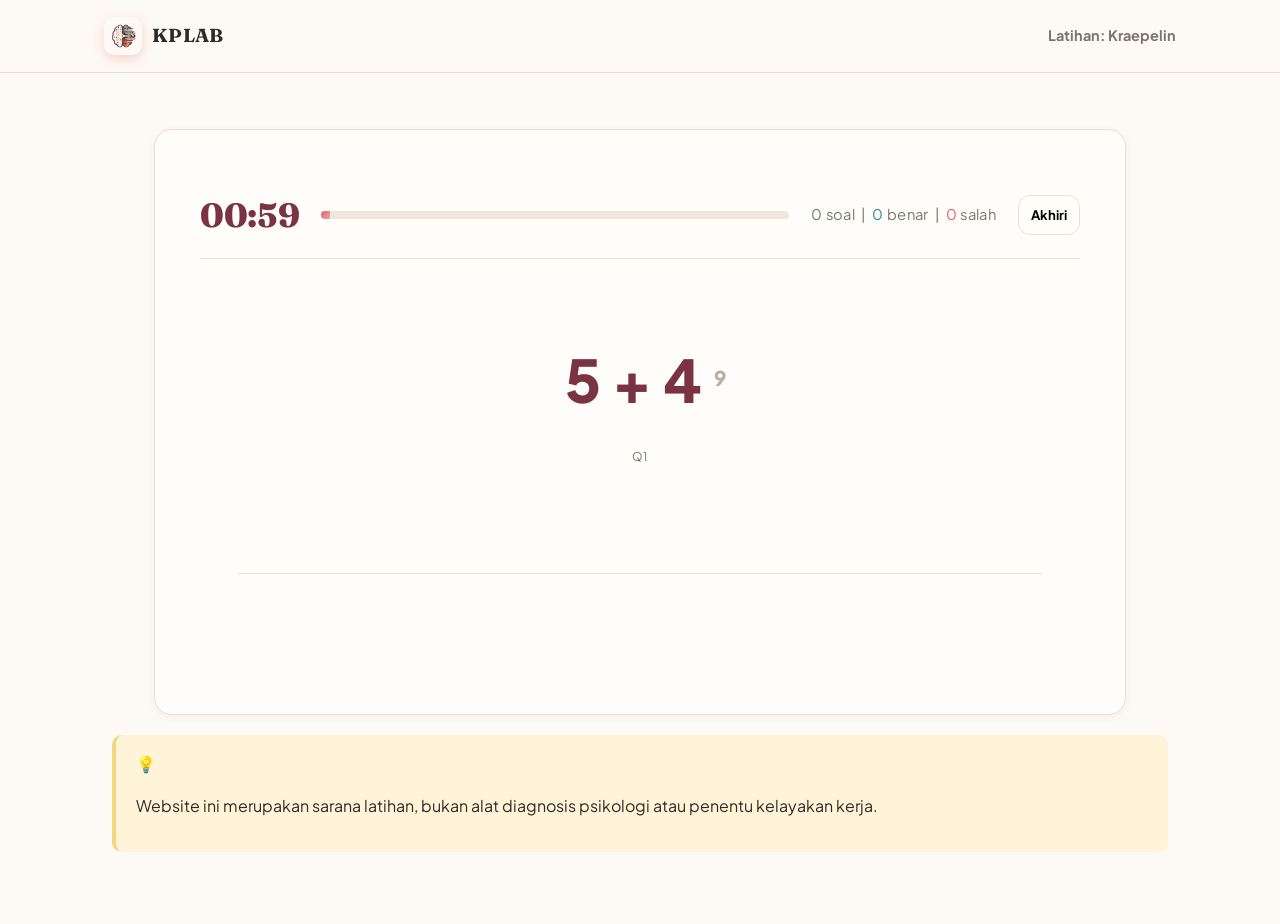
<file: tes.html>
<!DOCTYPE html>
<html lang="id">

<head>
    <meta charset="UTF-8">
    <meta name="viewport" content="width=device-width, initial-scale=1.0">
    <title>Sesi Tes — KPLAB</title>
    <link rel="icon" type="image/png" href="assets/images/Logo.png">
    <link rel="stylesheet" href="assets/css/style.css">
    <link rel="preconnect" href="https://fonts.googleapis.com">
    <link rel="preconnect" href="https://fonts.gstatic.com" crossorigin>
    <link
        href="https://fonts.googleapis.com/css2?family=Fraunces:opsz,wght@9..144,600;9..144,700&family=Plus+Jakarta+Sans:wght@400;500;600;700;800&family=Inter:wght@400;500;600;700&display=swap"
        rel="stylesheet">
</head>

<body>
    <header class="header">
        <div class="container header-inner">
            <a class="brand" href="index.html">KPLAB</a>
            <div id="test-info" class="test-info">Sesi Tes</div>
        </div>
    </header>

    <main class="container content test-content">
        <div class="card test-card">
            <div class="test-bar">
                <div class="timer"><span id="timer-display">00:00</span></div>
                <div class="streak-badge" id="streak-badge">0x</div>
                <div class="progress">
                    <div id="progress-bar" class="progress-fill"></div>
                </div>
                <div class="stats">
                    <span id="stat-done">0</span> soal &nbsp;|&nbsp;
                    <span class="stat-c" id="stat-correct">0</span> benar &nbsp;|&nbsp;
                    <span class="stat-w" id="stat-wrong">0</span> salah
                </div>
                <button type="button" class="btn btn-ghost btn-sm" id="end-btn">Akhiri</button>
            </div>

            <div id="question-panel" class="question-panel">
                <div id="question-list" class="question-list"></div>
            </div>

            <div class="test-footer">

            </div>

           
                </div>
                <div class="disclaimer-box">
                    <div class="disclaimer-icon">💡</div>
                    <p class="disclaimer">Website ini merupakan sarana latihan, bukan alat diagnosis psikologi atau penentu
                        kelayakan kerja.</p>
                </div>
            </section>
            <div class="modal-overlay" id="confirm-modal-box" role="dialog" aria-modal="true"
                aria-labelledby="confirm-modal-title" aria-describedby="confirm-modal-desc">
                <div class="modal-container" role="document">
                    <div class="modal-header">
                        <div class="modal-icon">✓</div>
                        <h2 class="modal-title" id="confirm-modal-title">Selesaikan Tes?</h2>
                    </div>
                    <div class="modal-body">
                        <p class="modal-description" id="confirm-modal-desc">Kamu yakin ingin mengakhiri tes Kraepelin
                            dan melihat hasilnya? Pastikan kamu sudah siap karena setelah tes selesai, kamu akan
                            diarahkan ke halaman hasil.</p>
                        <div class="modal-info">Progres dan jawaban yang sudah tersimpan akan tetap dipertahankan.</div>
                    </div>
                    <div class="modal-footer">
                        <button type="button" class="btn btn-secondary" id="confirm-modal-cancel">Kembali ke
                            Tes</button>
                        <button type="button" class="btn btn-primary" id="confirm-modal-ok">Ya, Selesaikan Tes</button>
                    </div>
                </div>
            </div>
        </div>
    </main>

    <script src="assets/js/test-engine.js"></script>
    <script src="assets/js/audio.js"></script>
    <script src="assets/js/results.js"></script>
    <script>
        // Get type from URL or fallback
        var urlParams = new URLSearchParams(window.location.search);
        window.__TEST_TYPE = urlParams.get('type') || 'kraepelin';
        window.__TEST_DURATION = parseInt(urlParams.get('duration')) || 60;
        window.__SHOW_PLUS = urlParams.get('plus') !== '0';
        window.__MAX_ERRORS = parseInt(urlParams.get('maxErrors')) || 0;
        window.__BPM = parseInt(urlParams.get('bpm')) || 0;
        window.__MODE = urlParams.get('mode') || 'standard';
    </script>
    <script src="assets/js/main.js"></script>
</body>

</html>
</file>
<file: assets/css/style.css>
@import url('https://fonts.googleapis.com/css2?family=Fraunces:opsz,wght@9..144,600;9..144,700&family=Plus+Jakarta+Sans:wght@400;500;600;700;800&display=swap');

:root {
    --ivory: #fdf9f4;
    --surface: #fffdf9;
    --coral: #e06262;
    --rose: #e6a8a8;
    --peach: #ffd2a8;
    --mint: #8fc9be;
    --yellow: #f4d77d;
    --burgundy: #7a3342;
    --charcoal: #2e2a26;
    --muted: #7a756f;
    --line: #e8e0d8;
    --grad-primary: linear-gradient(135deg, var(--coral), var(--rose));
    --grad-hero: linear-gradient(135deg, #ffd2a8, var(--ivory));
    --shadow: 0 2px 8px rgba(72, 48, 38, .06);
    --radius: 18px
}

* {
    box-sizing: border-box
}

html {
    scroll-behavior: smooth
}

body {
    margin: 0;
    background: var(--ivory);
    color: var(--charcoal);
    font-family: 'Plus Jakarta Sans', sans-serif;
    line-height: 1.65
}

a {
    color: inherit
}

button,
input {
    font: inherit
}

.container {
    width: min(1120px, calc(100% - 32px));
    margin: auto
}

.header {
    background: rgba(253, 249, 244, .94);
    border-bottom: 1px solid var(--line);
    position: sticky;
    top: 0;
    z-index: 10
}

.header-inner {
    min-height: 72px;
    display: flex;
    align-items: center;
    justify-content: space-between;
    gap: 24px;
    padding: 0 24px
}

.brand {
    text-decoration: none;
    font-family: 'Fraunces', serif;
    font-weight: 700;
    font-size: 1.18rem;
    letter-spacing: .3px;
    display: inline-flex;
    align-items: center;
    gap: 10px
}

.brand::before {
    content: '';
    width: 38px;
    height: 38px;
    flex-shrink: 0;
    border-radius: 10px;
    background: url('../images/Logo.png') center/contain no-repeat;
    box-shadow: 0 4px 12px rgba(224, 98, 98, .25)
}

.brand-accent {
    color: var(--coral)
}

.nav {
    display: flex;
    gap: 24px;
    flex-wrap: wrap
}

.nav a {
    text-decoration: none;
    color: var(--muted);
    font-size: .9rem;
    font-weight: 600
}

.nav a:hover,
.nav a.active {
    color: var(--coral)
}

.content {
    padding: 48px 0 72px
}

.hero,
.guide-hero {
    background: var(--grad-hero);
    border-radius: 28px;
    padding: clamp(32px, 6vw, 72px);
    display: grid;
    grid-template-columns: 1.1fr .9fr;
    gap: 40px;
    align-items: center;
    margin-bottom: 56px
}

.hero h1,
.guide-hero h1 {
    font: 700 clamp(2.5rem, 6vw, 5rem)/1.03 Fraunces, serif;
    color: var(--burgundy);
    margin: 12px 0 20px
}

.lead {
    font-size: 1.08rem;
    color: var(--muted);
    max-width: 650px;
    text-align: justify;
    text-justify: inter-word
}

.eyebrow {
    color: var(--coral);
    font-size: .75rem;
    font-weight: 800;
    letter-spacing: .14em;
    text-transform: uppercase
}

.hero-visual {
    display: flex;
    justify-content: center
}

.visual-card {
    background: var(--surface);
    padding: 22px;
    border-radius: 20px;
    box-shadow: var(--shadow);
    transform: rotate(2deg)
}

.visual-badge {
    font-size: .65rem;
    color: var(--muted);
    font-weight: 800
}

.number-grid {
    display: grid;
    grid-template-columns: repeat(4, 1fr);
    gap: 8px;
    margin-top: 18px
}

.num-cell {
    padding: 13px 9px;
    text-align: center;
    border-radius: 10px;
    font-weight: 800
}

.num-mint {
    background: var(--mint)
}

.num-peach {
    background: var(--peach)
}

.num-coral {
    background: var(--coral);
    color: white
}

.num-yellow {
    background: var(--yellow)
}

.num-surface {
    background: #f7f0e8
}

.section-head {
    margin-bottom: 22px
}

.section-head h2,
.guide-section h2,
.guide-toc h2 {
    font: 700 clamp(1.8rem, 3vw, 2.5rem) Fraunces, serif;
    color: var(--burgundy);
    margin: 0 0 8px
}

.section-head p {
    color: var(--muted)
}

/* ===== Guide / Article Layout ===== */
.guide-hero {
    display: block;
    margin-bottom: 48px
}

.guide-hero .hero-actions {
    margin-top: 24px
}

.guide-hero h1 {
    font: 700 clamp(2.2rem, 5vw, 3.6rem)/1.08 Fraunces, serif;
    color: var(--burgundy);
    margin: 14px 0 18px
}

.guide-toc {
    margin-bottom: 44px;
    padding: 28px 30px;
    background: var(--surface);
    border: 1px solid var(--line);
    border-radius: var(--radius);
    box-shadow: var(--shadow)
}

.guide-toc h2 {
    font: 700 1.45rem Fraunces, serif;
    color: var(--burgundy);
    margin: 0 0 14px
}

.toc-list {
    columns: 2;
    margin: 0;
    padding-left: 22px;
    list-style: none;
    counter-reset: toc
}

.toc-list li {
    counter-increment: toc;
    margin: 0 0 9px;
    break-inside: avoid
}

.toc-list li::before {
    content: counter(toc, decimal-leading-zero) ".";
    color: var(--coral);
    font-weight: 700;
    margin-right: 6px
}

.toc-list a {
    color: var(--coral);
    text-decoration: none;
    font-weight: 600;
    font-size: .92rem
}

.toc-list a:hover {
    text-decoration: underline
}

.guide-article {
    max-width: 760px;
    margin: 0 auto
}

.guide-section {
    margin: 0 0 40px;
    padding: 0
}

.guide-section h2 {
    font: 700 clamp(1.7rem, 3vw, 2.3rem) Fraunces, serif;
    color: var(--burgundy);
    margin: 38px 0 14px;
    padding-bottom: 10px;
    border-bottom: 2px solid var(--line)
}

.guide-section h2:first-child {
    margin-top: 0
}

.guide-section h3 {
    font: 700 1.25rem Fraunces, serif;
    color: var(--burgundy);
    margin: 26px 0 8px
}

.guide-section p {
    font-size: 1.04rem;
    color: var(--charcoal);
    line-height: 1.75;
    margin: 0 0 16px;
    text-align: justify;
    text-justify: inter-word
}

.guide-section ul,
.guide-section ol {
    font-size: 1rem;
    color: var(--charcoal);
    line-height: 1.75;
    margin: 0 0 16px;
    padding-left: 24px
}

.guide-section li {
    margin: 0 0 7px
}

.guide-section strong {
    color: var(--burgundy)
}

.guide-note {
    margin: 18px 0;
    padding: 14px 18px;
    background: #fff4d7;
    border-left: 4px solid var(--yellow);
    border-radius: 8px;
    font-size: .92rem;
    color: var(--charcoal);
    text-align: justify;
    text-justify: inter-word
}

.guide-note strong {
    color: var(--burgundy)
}

/* ===== Cards & Buttons ===== */
.test-cards,
.def-grid,
.stat-grid,
.example-grid,
.mitos-grid {
    display: grid;
    grid-template-columns: repeat(3, 1fr);
    gap: 22px
}

.card {
    display: flex;
    flex-direction: column;
    height: 100;
    min-width: 0;
    background: var(--surface);
    border: 1px solid var(--line);
    border-radius: var(--radius);
    padding: 30px 28px;
    box-shadow: var(--shadow);
    line-height: 1.6
}

.card>* {
    min-width: 0
}

.card-actions {
    margin-top: auto;
    display: flex;
    justify-content: flex-start;
    align-items: stretch;
    gap: 10px
}

.def-item,
.stat-card,
.summary,
.chart-container,
.example-card,
.mitos-card {
    background: var(--surface);
    border: 1px solid var(--line);
    border-radius: var(--radius);
    padding: 26px;
    box-shadow: var(--shadow)
}

/* Scroll reveal — only the two "Memahami Perbedaan Tes" cards animate in.
   Scoped to .def-grid so stat/chart/example/mitos cards on other pages
   are never left hidden when nothing observes them. */
.def-grid .def-item {
    opacity: 0;
    transform: translateY(28px);
    transition: opacity .6s cubic-bezier(.2,.7,.2,1), transform .6s cubic-bezier(.2,.7,.2,1)
}

.def-grid .def-item.in-view {
    opacity: 1;
    transform: none;
    transition-delay: var(--reveal-delay, 0ms)
}

.card h3,
.def-item h4,
.example-card h3,
.mitos-card h3 {
    margin: 18px 0 10px;
    color: var(--burgundy);
    font: 700 1.55rem Fraunces, serif
}

.card p,
.def-item p {
    color: var(--muted);
    max-width: 42ch
}

.card-head,
.result-meta {
    display: flex;
    justify-content: space-between;
    align-items: center;
    gap: 12px
}

.card-tag,
.card-badge,
.pill {
    font-size: .7rem;
    font-weight: 800;
    letter-spacing: .02em
}

.tag-coral {
    color: var(--coral)
}

.tag-mint {
    color: #398f80
}

.tag-yellow {
    color: #a78324
}

.card-badge {
    color: var(--muted)
}

.btn {
    border: 0;
    border-radius: 12px;
    padding: 12px 18px;
    cursor: pointer;
    text-decoration: none;
    display: inline-block;
    font-weight: 700;
    transition: .2s ease
}

.btn:hover {
    transform: translateY(-2px)
}

.btn-primary {
    background: var(--grad-primary);
    color: white;
    box-shadow: 0 8px 18px rgba(224, 98, 98, .22);
    animation: btnPulse 2.2s ease-in-out infinite
}

@keyframes btnPulse {
    0%, 100% {
        transform: scale(1);
        box-shadow: 0 8px 18px rgba(224, 98, 98, .22)
    }
    50% {
        transform: scale(1.06);
        box-shadow: 0 14px 28px rgba(224, 98, 98, .45)
    }
}

.btn-primary:hover {
    animation: none
}

.test-cards .btn {
    position: relative;
    overflow: hidden
}

.test-cards .btn::after {
    content: '';
    position: absolute;
    top: 0;
    left: -120%;
    width: 60%;
    height: 100%;
    background: linear-gradient(120deg, transparent, rgba(255, 255, 255, .55), transparent);
    transform: skewX(-25deg);
    animation: cardShimmer 3.2s ease-in-out infinite
}

@keyframes cardShimmer {
    0%, 100% {
        left: -120%
    }
    55%, 100% {
        left: 130%
    }
}

.btn-outline {
    background: transparent;
    border: 1px solid var(--coral);
    color: var(--coral)
}

.btn-secondary {
    background: #f2e8df;
    color: var(--charcoal)
}

.def {
    margin-top: 56px
}

.def-grid {
    grid-template-columns: repeat(2, 1fr)
}

.def-icon {
    width: 42px;
    height: 42px;
    display: grid;
    place-items: center;
    border-radius: 12px;
    font-weight: 800
}

.icon-coral {
    background: var(--coral);
    color: white
}

.icon-mint {
    background: var(--mint)
}

.disclaimer-box {
    margin-top: 20px;
    padding: 16px 20px;
    background: #fff4d7;
    border-left: 4px solid var(--yellow);
    border-radius: 10px
}

.footer {
    border-top: 1px solid var(--line);
    padding: 26px 0;
    color: var(--muted);
    font-size: .85rem
}

/* ===== Guide specific components ===== */
.table-wrapper {
    overflow: auto;
    margin: 18px 0
}

.guide-table {
    border-collapse: collapse;
    width: 100%;
    min-width: 650px;
    font-size: .95rem
}

.guide-table th,
.guide-table td {
    padding: 12px 14px;
    border-bottom: 1px solid var(--line);
    text-align: left;
    vertical-align: top
}

.guide-table th {
    color: var(--burgundy);
    font-weight: 700;
    background: #faf5ef
}

.guide-table tr:nth-child(even) td {
    background: #fdfaf5
}

.example-grid {
    grid-template-columns: repeat(2, 1fr);
    margin-top: 18px
}

.num-row {
    display: flex;
    align-items: center;
    gap: 14px;
    margin: 12px 0
}

.num {
    background: #f5eee7;
    border-radius: 9px;
    padding: 8px 13px;
    font-weight: 800
}

.num-op,
.num-eq {
    color: var(--muted)
}

.num-result {
    background: var(--coral);
    color: white;
    border-radius: 9px;
    padding: 8px 13px;
    font-weight: 800
}

.example-caption {
    font-size: .85rem;
    color: var(--muted);
    margin: 6px 0 0
}

.mitos-grid {
    grid-template-columns: repeat(2, 1fr);
    gap: 14px;
    margin-top: 18px
}

.mitos-card {
    padding: 18px;
    border-radius: 12px;
    border: 1px solid var(--line);
    background: var(--surface)
}

.mitos-card:first-child {
    border-top: 4px solid var(--rose)
}

.mitos-card:last-child {
    border-top: 4px solid var(--mint)
}

.mitos-card h3 {
    font: 700 1.15rem Fraunces, serif;
    margin: 0 0 6px
}

.mitos-card p {
    font-size: .92rem;
    color: var(--charcoal);
    margin: 0
}

.faq-item {
    border-bottom: 1px solid var(--line);
    padding: 14px 0
}

.faq-question {
    cursor: pointer;
    font-weight: 700;
    color: var(--burgundy);
    font-size: 1.02rem;
    list-style: none;
    display: flex;
    justify-content: space-between;
    align-items: center;
    gap: 10px
}

.faq-question::-webkit-details-marker {
    display: none
}

.faq-question::after {
    content: '+';
    color: var(--coral);
    font-weight: 700;
    transition: .2s;
    flex: none
}

.faq-item[open] .faq-question::after {
    content: '−'
}

.faq-answer {
    color: var(--charcoal);
    font-size: .98rem;
    line-height: 1.65;
    margin: 10px 0 0
}

/* ===== Results ===== */
.result-title {
    font: 700 clamp(2rem, 4vw, 3.5rem) Fraunces, serif;
    color: var(--burgundy)
}

.result-meta {
    margin: 20px 0
}

.stat-grid {
    grid-template-columns: repeat(4, 1fr);
    margin: 20px 0
}

.stat-card {
    text-align: center
}

.stat-value {
    font-size: 2rem;
    font-weight: 800;
    color: var(--coral)
}

.stat-label {
    font-size: .8rem;
    color: var(--muted)
}

.summary,
.chart-container {
    margin-top: 20px
}

.result-actions {
    display: flex;
    gap: 12px;
    margin-top: 24px
}

.chart-container canvas {
    max-height: 320px
}

/* ===== Test page ===== */
.test-info {
    font-weight: 700;
    color: var(--muted);
    font-size: .9rem
}

.test-content {
    padding: 56px 32px 72px;
    max-width: min(94%, 1180px);
    margin: 0 auto
}

.test-card {
    max-width: min(92%, 1180px);
    margin: auto;
    padding: clamp(36px, 5.2vw, 64px) clamp(28px, 3.5vw, 46px);
    border-radius: var(--radius);
    box-shadow: var(--shadow);
    line-height: 1.7
}

.card-instruction {
    background: var(--surface);
    border: 1px solid var(--line);
    border-radius: var(--radius);
    box-shadow: var(--shadow);
    max-width: 880px;
    margin: auto;
    padding: clamp(22px, 4vw, 42px)
}

.instr-head {
    display: flex;
    align-items: center;
    justify-content: space-between;
    gap: 16px;
    padding-bottom: 18px;
    border-bottom: 1px solid var(--line)
}

.instr-head h2 {
    font: 700 2rem Fraunces, serif;
    color: var(--burgundy);
    margin: 0
}

.pill {
    background: #f8e6e2;
    color: var(--coral);
    border-radius: 999px;
    padding: 5px 10px
}

.instr-body>h3 {
    font: 700 1.35rem Fraunces, serif;
    color: var(--burgundy);
    margin: 28px 0 4px
}

.mode-grid {
    display: grid;
    grid-template-columns: repeat(2, 1fr);
    gap: 12px
}

.mode-card {
    background: #fffaf5;
    border: 1px solid var(--line);
    border-radius: 14px;
    padding: 18px;
    text-align: left;
    cursor: pointer;
    color: var(--charcoal)
}

.mode-card:hover,
.mode-card.active {
    border-color: var(--coral);
    background: #fff2ef
}

.mode-card-icon {
    font-size: 1.35rem
}

.mode-card-title {
    font-weight: 800;
    margin-top: 7px
}

.mode-card-desc {
    font-size: .8rem;
    color: var(--muted);
    margin-top: 4px
}

.custom-toggle,
.instr-actions {
    text-align: center;
    margin-top: 20px
}

.custom-panel,
.pref-section {
    margin-top: 20px;
    padding: 20px;
    background: #fffaf5;
    border: 1px solid var(--line);
    border-radius: 14px
}

.custom-panel-header {
    display: flex;
    align-items: center;
    justify-content: space-between
}

.custom-panel-header h4,
.pref-section h4 {
    margin: 0;
    color: var(--burgundy)
}

.btn-close {
    border: 0;
    background: transparent;
    font-size: 1.5rem;
    cursor: pointer
}

.custom-panel-body {
    display: grid;
    grid-template-columns: repeat(3, 1fr);
    gap: 12px;
    margin-top: 16px
}

.cfg-label {
    display: block;
    font-size: .8rem;
    font-weight: 700;
    margin-bottom: 6px
}

.cfg-time-custom {
    width: 100%;
    padding: 10px;
    border: 1px solid var(--line);
    border-radius: 9px
}

.pref-section {
    margin-top: 24px
}

.pref-section>p {
    color: var(--muted);
    font-size: .9rem
}

.pref-item {
    display: flex;
    align-items: center;
    justify-content: space-between;
    gap: 18px;
    padding: 14px 0;
    border-top: 1px solid var(--line)
}

.pref-info {
    display: flex;
    align-items: flex-start;
    gap: 12px
}

.pref-icon {
    color: var(--coral);
    font-size: 1.25rem
}

.pref-text h5,
.pref-text p {
    margin: 0
}

.pref-text p {
    font-size: .82rem;
    color: var(--muted)
}

.switch {
    position: relative;
    width: 44px;
    height: 24px;
    flex: none
}

.switch input {
    opacity: 0;
    width: 0;
    height: 0
}

.slider {
    position: absolute;
    inset: 0;
    background: #d7cec5;
    border-radius: 999px;
    cursor: pointer
}

.slider::before {
    content: '';
    position: absolute;
    width: 18px;
    height: 18px;
    left: 3px;
    top: 3px;
    background: white;
    border-radius: 50%;
    transition: .2s
}

.switch input:checked+.slider {
    background: var(--coral)
}

.switch input:checked+.slider::before {
    transform: translateX(20px)
}

.test-bar {
    display: flex;
    align-items: center;
    gap: 22px;
    flex-wrap: wrap;
    padding-bottom: 22px;
    border-bottom: 1px solid var(--line)
}

.timer {
    font: 800 2.1rem Fraunces, serif;
    color: var(--burgundy);
    font-variant-numeric: tabular-nums;
    letter-spacing: -.01em
}

.streak-badge {
    display: none;
    background: #fff0d4;
    color: #9a7021;
    border-radius: 999px;
    padding: 4px 9px;
    font-weight: 800;
    font-size: .8rem
}

.streak-badge.milestone {
    color: var(--coral);
    border-color: var(--coral);
    background: rgba(224, 98, 98, .12)
}

.streak-badge.show {
    display: block
}

.progress {
    height: 8px;
    background: #f0e6dd;
    border-radius: 999px;
    flex: 1;
    min-width: 120px;
    overflow: hidden
}

.progress-fill {
    height: 100%;
    background: var(--grad-primary);
    width: 0;
    transition: width .2s
}

.stats {
    font-size: .92rem;
    color: var(--muted);
    letter-spacing: .02em
}

.stat-c {
    color: #2e8f7b
}

.stat-w {
    color: var(--coral)
}

.btn-ghost {
    background: transparent;
    border: 1px solid var(--line)
}

.btn-sm {
    padding: 8px 12px;
    font-size: .82rem
}

.question-panel {
    padding: clamp(32px, 4.2vw, 54px) clamp(24px, 3vw, 48px)
}

.q-row {
    display: flex;
    flex-direction: column;
    align-items: center;
    gap: 18px;
    padding: 16px 0;
    border-bottom: 1px solid var(--line);
    text-align: center
}

.q-sequence {
    display: flex;
    align-items: center;
    gap: 12px;
    font-size: clamp(2.4rem, 4.6vw, 4rem);
    font-weight: 800;
    color: var(--burgundy);
    justify-content: center;
    flex-wrap: wrap
}

.q-row[data-layout="vertical"] .q-sequence {
    flex-direction: column;
    gap: 6px
}

.q-preview {
    color: #b9afa6;
    font-size: clamp(1.1rem, 1.6vw, 1.4rem)
}

.q-row[data-layout="vertical"] .q-preview {
    font-size: clamp(1.4rem, 2.2vw, 2rem)
}

.q-pair {
    color: var(--burgundy);
    font-size: clamp(2.4rem, 4.6vw, 4rem);
    font-weight: 800;
    display: flex;
    align-items: center;
    gap: 12px;
    justify-content: center;
    flex-wrap: wrap
}

.q-row[data-layout="vertical"] .q-pair {
    flex-direction: column;
    justify-content: center;
    gap: 4px
}

.q-pair-vertical {
    flex-direction: column;
    align-items: center;
    gap: 4px
}

.q-pair-top, .q-pair-bottom {
    color: var(--burgundy);
    font-size: clamp(2.4rem, 4.6vw, 4rem);
    font-weight: 800
}

.q-pair-op {
    color: var(--burgundy);
    font-size: clamp(2.4rem, 4.6vw, 4rem);
    font-weight: 800
}

.q-input::-webkit-outer-spin-button,
.q-input::-webkit-inner-spin-button {
    -webkit-appearance: none;
    margin: 0
}

.q-input[type="number"] {
    -moz-appearance: textfield;
    appearance: textfield
}

.q-answer {
    display: flex;
    flex-direction: column;
    align-items: center;
    gap: 8px;
    width: 100%
}

.q-num {
    font-size: .75rem;
    color: var(--muted)
}

.q-answer-display {
    width: 84px;
    height: 64px;
    display: inline-flex;
    align-items: center;
    justify-content: center;
    font: inherit;
    font-weight: 800;
    font-size: clamp(1.4rem, 2.4vw, 2rem);
    color: var(--charcoal);
    text-align: center
}

.q-feedback {
    font-size: .85rem;
    color: var(--muted)
}

.test-footer {
    text-align: center;
    padding-top: 22px
}

/* ===== Modal ===== */
.modal-overlay {
    position: fixed;
    inset: 0;
    display: none;
    align-items: center;
    justify-content: center;
    padding: 20px;
    background: rgba(46, 42, 38, .48);
    z-index: 20
}

.modal-overlay.show {
    display: flex
}

.modal-container {
    width: min(92%, 580px);
    background: var(--surface);
    border-radius: var(--radius);
    padding: 32px 28px;
    box-shadow: 0 20px 48px rgba(0, 0, 0, .22)
}

.modal-header {
    display: flex;
    gap: 12px;
    align-items: center
}

.modal-icon {
    background: var(--mint);
    width: 34px;
    height: 34px;
    border-radius: 50%;
    display: grid;
    place-items: center
}

.modal-title {
    margin: 0;
    color: var(--burgundy)
}

.modal-description,
.modal-info {
    color: var(--muted)
}

.modal-info {
    font-size: .85rem;
    background: #f6eee5;
    padding: 10px;
    border-radius: 9px
}

.modal-footer {
    display: flex;
    justify-content: flex-end;
    gap: 10px;
    margin-top: 20px
}

.visually-hidden {
    position: absolute;
    width: 1px;
    height: 1px;
    padding: 0;
    margin: -1px;
    overflow: hidden;
    clip: rect(0, 0, 0, 0);
    white-space: nowrap;
    border: 0
}

.hidden {
    display: none !important
}

/* ===== Scroll margin for section anchors ===== */
#pengertian,
#tes-kraepelin,
#tes-pauli,
#perbedaan,
#contoh-pengerjaan,
#tips,
#mitos-fakta,
#faq,
#keterbatasan,
#referensi {
    scroll-margin-top: 96px
}

/* ===== Responsive ===== */
@media(max-width:760px) {
    .header-inner {
        align-items: flex-start;
        padding: 14px 0;
        flex-direction: column
    }

    .nav {
        gap: 12px
    }

    .content {
        padding: 28px 16px 56px
    }

    .hero {
        display: block;
        padding: 26px;
        margin-bottom: 34px
    }

    .hero-visual {
        margin-top: 28px
    }

    .test-cards,
    .def-grid,
    .stat-grid,
    .example-grid,
    .mitos-grid,
    .mode-grid,
    .custom-panel-body {
        grid-template-columns: 1fr
    }

    .toc-list {
        columns: 1
    }

    .guide-section,
    .guide-toc,
    .card {
        padding: 20px
    }

    .guide-section h2 {
        margin: 30px 0 12px
    }

    .guide-section p {
        font-size: .98rem
    }

    .guide-section ul,
    .guide-section ol {
        font-size: .95rem
    }

    .guide-toc {
        padding: 20px
    }

    .result-actions {
        flex-direction: column
    }

    .btn {
        text-align: center
    }

    .q-row {
        flex-wrap: wrap;
        gap: 14px
    }

    .q-answer {
        margin-left: 0;
        justify-content: flex-start
    }

    .q-sequence {
        font-size: 1.6rem
    }

    .q-pair,
    .q-pair-top,
    .q-pair-bottom {
        font-size: 1.6rem
    }

    .q-row[data-layout="vertical"] .q-preview {
        font-size: 1.15rem
    }

    .q-input {
        width: 60px;
        height: 50px;
        font-size: 1.1rem
    }

    .guide-hero h1 {
        font-size: 2.2rem
    }

    .guide-hero .hero-actions {
        display: flex;
        justify-content: center
    }

    .modal-footer {
        flex-direction: column
    }
}

@media(min-width:761px) and (max-width:1100px) {
    .guide-section p {
        font-size: 1rem
    }
}
</file>
